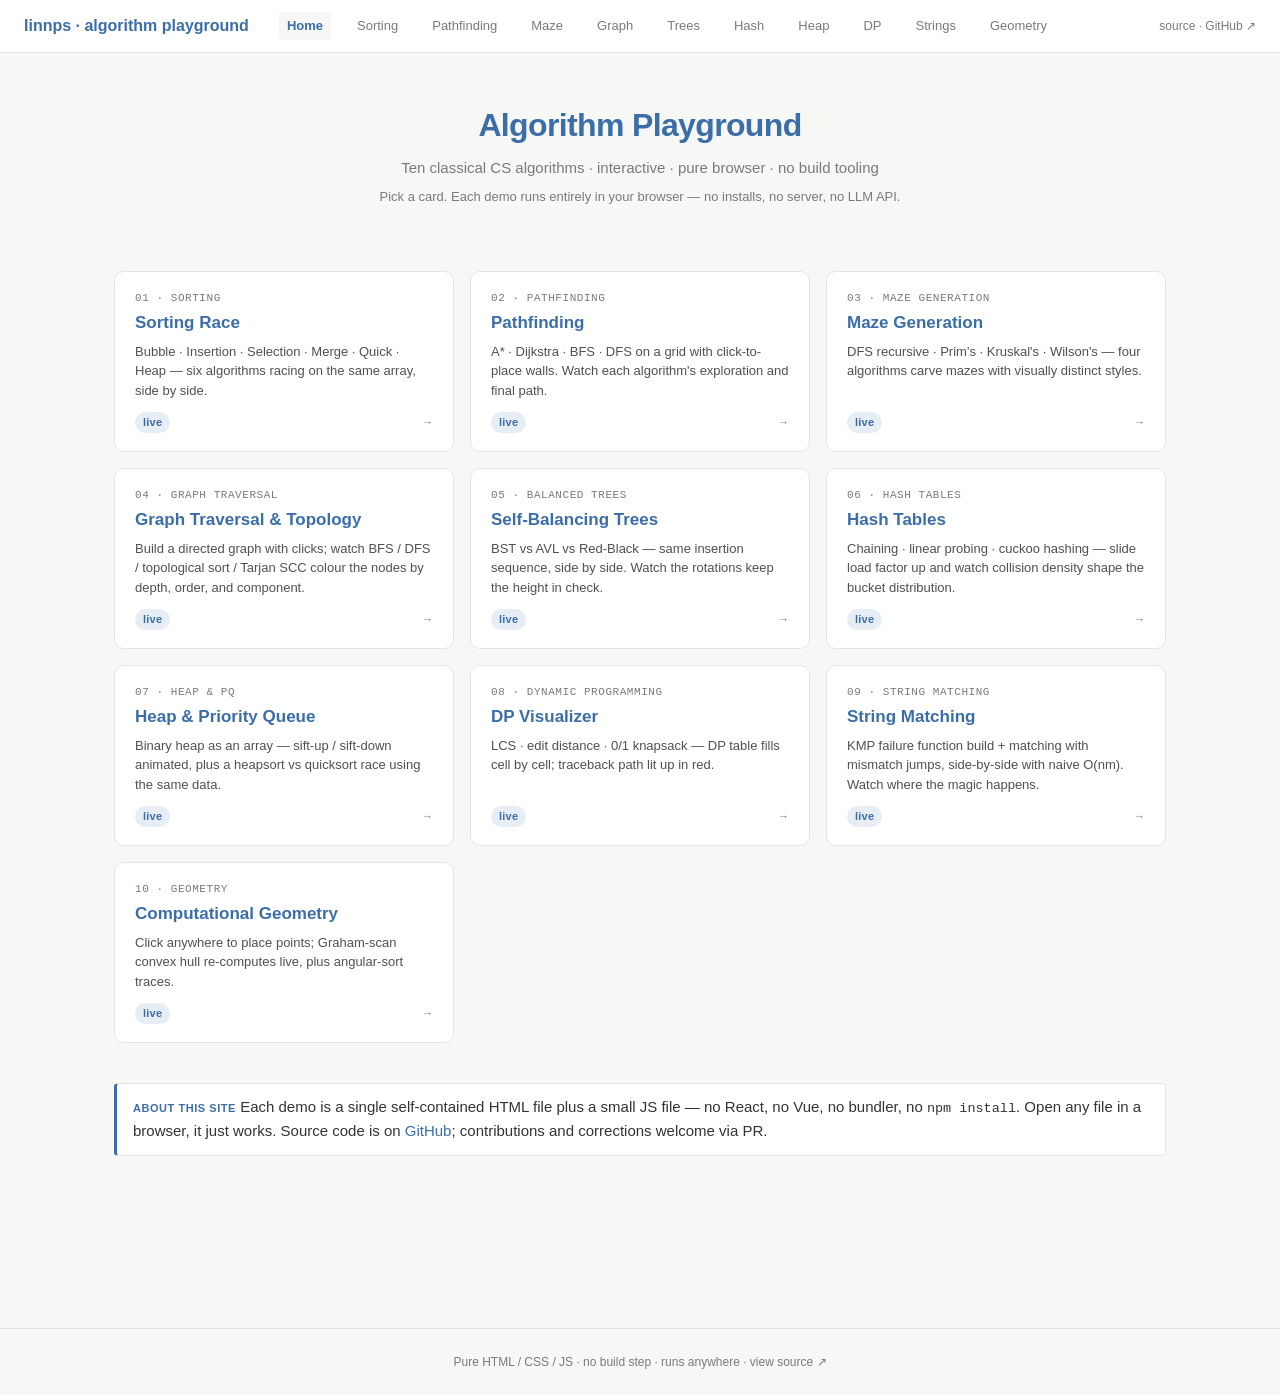
<file: index.html>
<!DOCTYPE html>
<html lang="en">
<head>
  <meta charset="utf-8">
  <meta name="viewport" content="width=device-width, initial-scale=1.0">
  <title>Algorithm Playground · linnps</title>
  <meta name="description" content="Interactive CS algorithm visualizations — sort, pathfinding, trees, graphs, DP, strings, geometry. Pure HTML/JS, no build tooling.">
  <link rel="stylesheet" href="shared/style.css">
</head>
<body data-page="home">
  <main class="page">

    <header class="hero">
      <h1>Algorithm Playground</h1>
      <p class="tagline">
        Ten classical CS algorithms · interactive · pure browser · no build tooling
      </p>
      <p class="tagline" style="margin-top:4px; font-size:13px;">
        Pick a card. Each demo runs entirely in your browser — no installs, no server, no LLM API.
      </p>
    </header>

    <section>
      <div class="algo-grid">

        <a class="algo-card" href="01-sorting/">
          <div class="num">01 · SORTING</div>
          <div class="title">Sorting Race</div>
          <div class="desc">
            Bubble · Insertion · Selection · Merge · Quick · Heap — six algorithms
            racing on the same array, side by side.
          </div>
          <div class="footer">
            <span class="status live">live</span>
            <span style="font-size:11px; color: var(--muted);">→</span>
          </div>
        </a>

        <a class="algo-card" href="02-pathfinding/">
          <div class="num">02 · PATHFINDING</div>
          <div class="title">Pathfinding</div>
          <div class="desc">
            A* · Dijkstra · BFS · DFS on a grid with click-to-place walls.
            Watch each algorithm's exploration and final path.
          </div>
          <div class="footer">
            <span class="status live">live</span>
            <span style="font-size:11px; color: var(--muted);">→</span>
          </div>
        </a>

        <a class="algo-card" href="03-maze/">
          <div class="num">03 · MAZE GENERATION</div>
          <div class="title">Maze Generation</div>
          <div class="desc">
            DFS recursive · Prim's · Kruskal's · Wilson's — four algorithms
            carve mazes with visually distinct styles.
          </div>
          <div class="footer">
            <span class="status live">live</span>
            <span style="font-size:11px; color: var(--muted);">→</span>
          </div>
        </a>

        <a class="algo-card" href="04-graph/">
          <div class="num">04 · GRAPH TRAVERSAL</div>
          <div class="title">Graph Traversal &amp; Topology</div>
          <div class="desc">
            Build a directed graph with clicks; watch BFS / DFS / topological
            sort / Tarjan SCC colour the nodes by depth, order, and component.
          </div>
          <div class="footer">
            <span class="status live">live</span>
            <span style="font-size:11px; color: var(--muted);">→</span>
          </div>
        </a>

        <a class="algo-card" href="05-trees/">
          <div class="num">05 · BALANCED TREES</div>
          <div class="title">Self-Balancing Trees</div>
          <div class="desc">
            BST vs AVL vs Red-Black — same insertion sequence, side by side.
            Watch the rotations keep the height in check.
          </div>
          <div class="footer">
            <span class="status live">live</span>
            <span style="font-size:11px; color: var(--muted);">→</span>
          </div>
        </a>

        <a class="algo-card" href="06-hash/">
          <div class="num">06 · HASH TABLES</div>
          <div class="title">Hash Tables</div>
          <div class="desc">
            Chaining · linear probing · cuckoo hashing — slide load factor up
            and watch collision density shape the bucket distribution.
          </div>
          <div class="footer">
            <span class="status live">live</span>
            <span style="font-size:11px; color: var(--muted);">→</span>
          </div>
        </a>

        <a class="algo-card" href="07-heap/">
          <div class="num">07 · HEAP &amp; PQ</div>
          <div class="title">Heap &amp; Priority Queue</div>
          <div class="desc">
            Binary heap as an array — sift-up / sift-down animated, plus a
            heapsort vs quicksort race using the same data.
          </div>
          <div class="footer">
            <span class="status live">live</span>
            <span style="font-size:11px; color: var(--muted);">→</span>
          </div>
        </a>

        <a class="algo-card" href="08-dp/">
          <div class="num">08 · DYNAMIC PROGRAMMING</div>
          <div class="title">DP Visualizer</div>
          <div class="desc">
            LCS · edit distance · 0/1 knapsack — DP table fills cell by cell;
            traceback path lit up in red.
          </div>
          <div class="footer">
            <span class="status live">live</span>
            <span style="font-size:11px; color: var(--muted);">→</span>
          </div>
        </a>

        <a class="algo-card" href="09-string/">
          <div class="num">09 · STRING MATCHING</div>
          <div class="title">String Matching</div>
          <div class="desc">
            KMP failure function build + matching with mismatch jumps,
            side-by-side with naive O(nm). Watch where the magic happens.
          </div>
          <div class="footer">
            <span class="status live">live</span>
            <span style="font-size:11px; color: var(--muted);">→</span>
          </div>
        </a>

        <a class="algo-card" href="10-geometry/">
          <div class="num">10 · GEOMETRY</div>
          <div class="title">Computational Geometry</div>
          <div class="desc">
            Click anywhere to place points; Graham-scan convex hull
            re-computes live, plus angular-sort traces.
          </div>
          <div class="footer">
            <span class="status live">live</span>
            <span style="font-size:11px; color: var(--muted);">→</span>
          </div>
        </a>

      </div>
    </section>

    <section style="margin-top:40px;">
      <div class="note">
        <div class="label">ABOUT THIS SITE</div>
        Each demo is a single self-contained HTML file plus a small JS file —
        no React, no Vue, no bundler, no <code>npm install</code>.
        Open any file in a browser, it just works.
        Source code is on
        <a href="https://github.com/linnps/algorithm-playground" target="_blank" rel="noopener">GitHub</a>;
        contributions and corrections welcome via PR.
      </div>
    </section>

  </main>

  <script src="shared/nav.js"></script>
  <script src="shared/footer.js"></script>
</body>
</html>
</file>
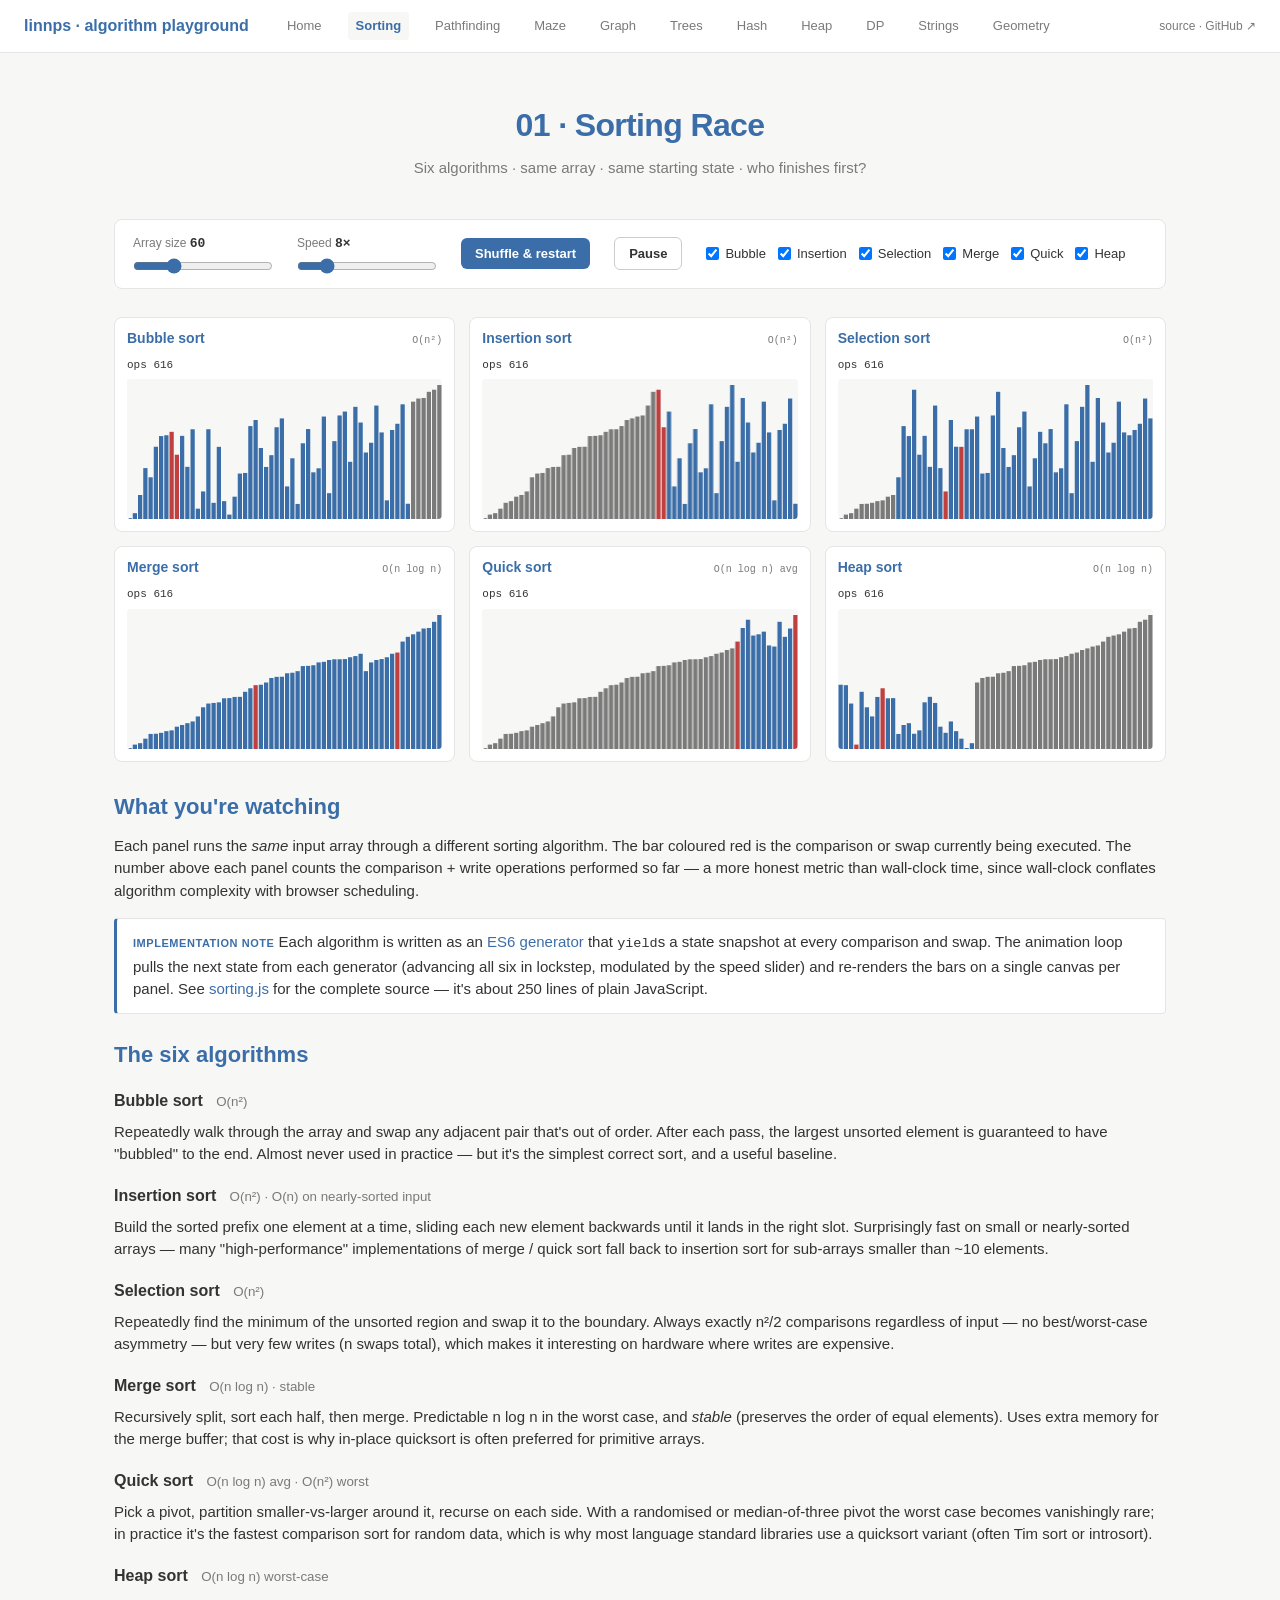
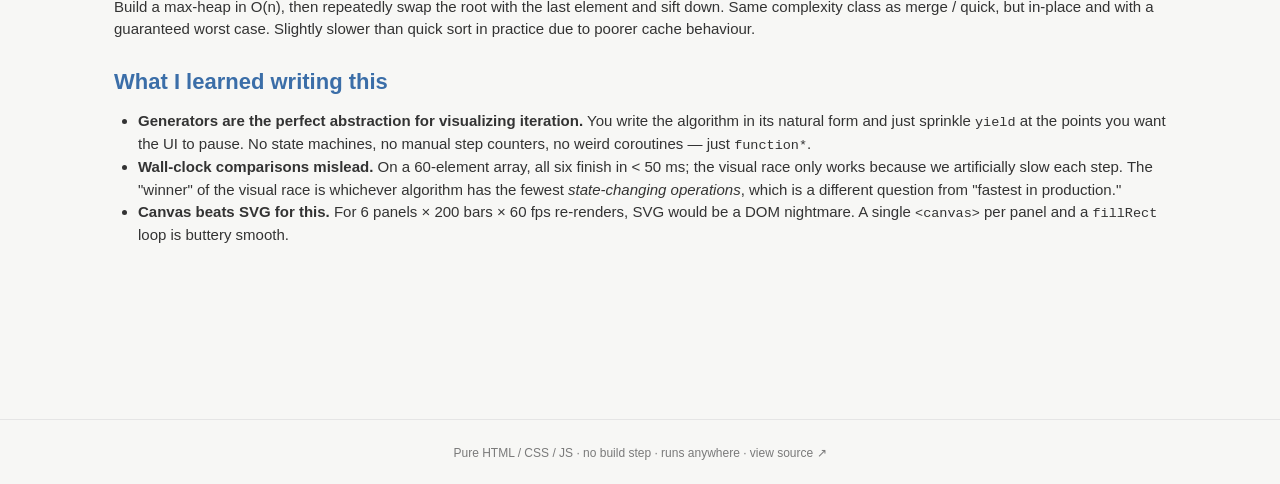
<file: 01-sorting/index.html>
<!DOCTYPE html>
<html lang="en">
<head>
  <meta charset="utf-8">
  <meta name="viewport" content="width=device-width, initial-scale=1.0">
  <title>Sorting Race · Algorithm Playground</title>
  <meta name="description" content="Six classic sorting algorithms racing side-by-side on the same array. Bubble, Insertion, Selection, Merge, Quick, Heap.">
  <link rel="stylesheet" href="../shared/style.css">
  <link rel="stylesheet" href="sorting.css">
</head>
<body data-page="01-sorting">
  <main class="page">

    <header class="hero">
      <h1>01 · Sorting Race</h1>
      <p class="tagline">
        Six algorithms · same array · same starting state · who finishes first?
      </p>
    </header>

    <section>
      <div class="controls">
        <label>
          <span>Array size <span class="value" id="size-value">60</span></span>
          <input type="range" id="size" min="10" max="200" value="60" step="2">
        </label>
        <label>
          <span>Speed <span class="value" id="speed-value">8×</span></span>
          <input type="range" id="speed" min="1" max="40" value="8" step="1">
        </label>
        <button id="reset">Shuffle &amp; restart</button>
        <button id="pause" class="secondary">Pause</button>
        <div class="checks" id="algo-checks">
          <!-- populated by JS -->
        </div>
      </div>
    </section>

    <section>
      <div class="board" id="board">
        <!-- 6 panels injected here, one per algorithm -->
      </div>
    </section>

    <section>
      <h2>What you're watching</h2>
      <p>
        Each panel runs the <em>same</em> input array through a different
        sorting algorithm. The bar coloured red is the comparison or swap
        currently being executed. The number above each panel counts the
        comparison + write operations performed so far — a more honest
        metric than wall-clock time, since wall-clock conflates algorithm
        complexity with browser scheduling.
      </p>

      <div class="note">
        <div class="label">IMPLEMENTATION NOTE</div>
        Each algorithm is written as an
        <a href="https://developer.mozilla.org/en-US/docs/Web/JavaScript/Reference/Global_Objects/Generator"
           target="_blank" rel="noopener">ES6 generator</a>
        that <code>yield</code>s a state snapshot at every comparison and
        swap. The animation loop pulls the next state from each generator
        (advancing all six in lockstep, modulated by the speed slider) and
        re-renders the bars on a single canvas per panel.
        See <a href="https://github.com/linnps/algorithm-playground/blob/main/01-sorting/sorting.js"
              target="_blank" rel="noopener">sorting.js</a> for the
        complete source — it's about 250 lines of plain JavaScript.
      </div>

      <h2>The six algorithms</h2>

      <h3>Bubble sort &nbsp; <small style="color:var(--muted); font-weight:400;">O(n²)</small></h3>
      <p>
        Repeatedly walk through the array and swap any adjacent pair that's
        out of order. After each pass, the largest unsorted element is
        guaranteed to have "bubbled" to the end. Almost never used in
        practice — but it's the simplest correct sort, and a useful baseline.
      </p>

      <h3>Insertion sort &nbsp; <small style="color:var(--muted); font-weight:400;">O(n²) · O(n) on nearly-sorted input</small></h3>
      <p>
        Build the sorted prefix one element at a time, sliding each new
        element backwards until it lands in the right slot. Surprisingly
        fast on small or nearly-sorted arrays — many "high-performance"
        implementations of merge / quick sort fall back to insertion sort
        for sub-arrays smaller than ~10 elements.
      </p>

      <h3>Selection sort &nbsp; <small style="color:var(--muted); font-weight:400;">O(n²)</small></h3>
      <p>
        Repeatedly find the minimum of the unsorted region and swap it to
        the boundary. Always exactly n²/2 comparisons regardless of input —
        no best/worst-case asymmetry — but very few writes (n swaps total),
        which makes it interesting on hardware where writes are expensive.
      </p>

      <h3>Merge sort &nbsp; <small style="color:var(--muted); font-weight:400;">O(n log n) · stable</small></h3>
      <p>
        Recursively split, sort each half, then merge. Predictable
        n log n in the worst case, and <em>stable</em> (preserves the order
        of equal elements). Uses extra memory for the merge buffer; that
        cost is why in-place quicksort is often preferred for primitive
        arrays.
      </p>

      <h3>Quick sort &nbsp; <small style="color:var(--muted); font-weight:400;">O(n log n) avg · O(n²) worst</small></h3>
      <p>
        Pick a pivot, partition smaller-vs-larger around it, recurse on
        each side. With a randomised or median-of-three pivot the worst
        case becomes vanishingly rare; in practice it's the fastest
        comparison sort for random data, which is why most language
        standard libraries use a quicksort variant
        (often Tim sort or introsort).
      </p>

      <h3>Heap sort &nbsp; <small style="color:var(--muted); font-weight:400;">O(n log n) worst-case</small></h3>
      <p>
        Build a max-heap in O(n), then repeatedly swap the root with the
        last element and sift down. Same complexity class as merge / quick,
        but in-place and with a guaranteed worst case. Slightly slower than
        quick sort in practice due to poorer cache behaviour.
      </p>

      <h2>What I learned writing this</h2>
      <ul>
        <li>
          <strong>Generators are the perfect abstraction for visualizing iteration.</strong>
          You write the algorithm in its natural form and just sprinkle <code>yield</code>
          at the points you want the UI to pause. No state machines, no manual
          step counters, no weird coroutines — just <code>function*</code>.
        </li>
        <li>
          <strong>Wall-clock comparisons mislead.</strong>
          On a 60-element array, all six finish in &lt; 50 ms; the visual race only
          works because we artificially slow each step. The "winner" of the visual
          race is whichever algorithm has the fewest <em>state-changing operations</em>,
          which is a different question from "fastest in production."
        </li>
        <li>
          <strong>Canvas beats SVG for this.</strong>
          For 6 panels × 200 bars × 60 fps re-renders, SVG would be a DOM nightmare.
          A single <code>&lt;canvas&gt;</code> per panel and a <code>fillRect</code>
          loop is buttery smooth.
        </li>
      </ul>
    </section>

  </main>

  <script src="../shared/nav.js"></script>
  <script src="sorting.js"></script>
  <script src="../shared/footer.js"></script>
</body>
</html>
</file>
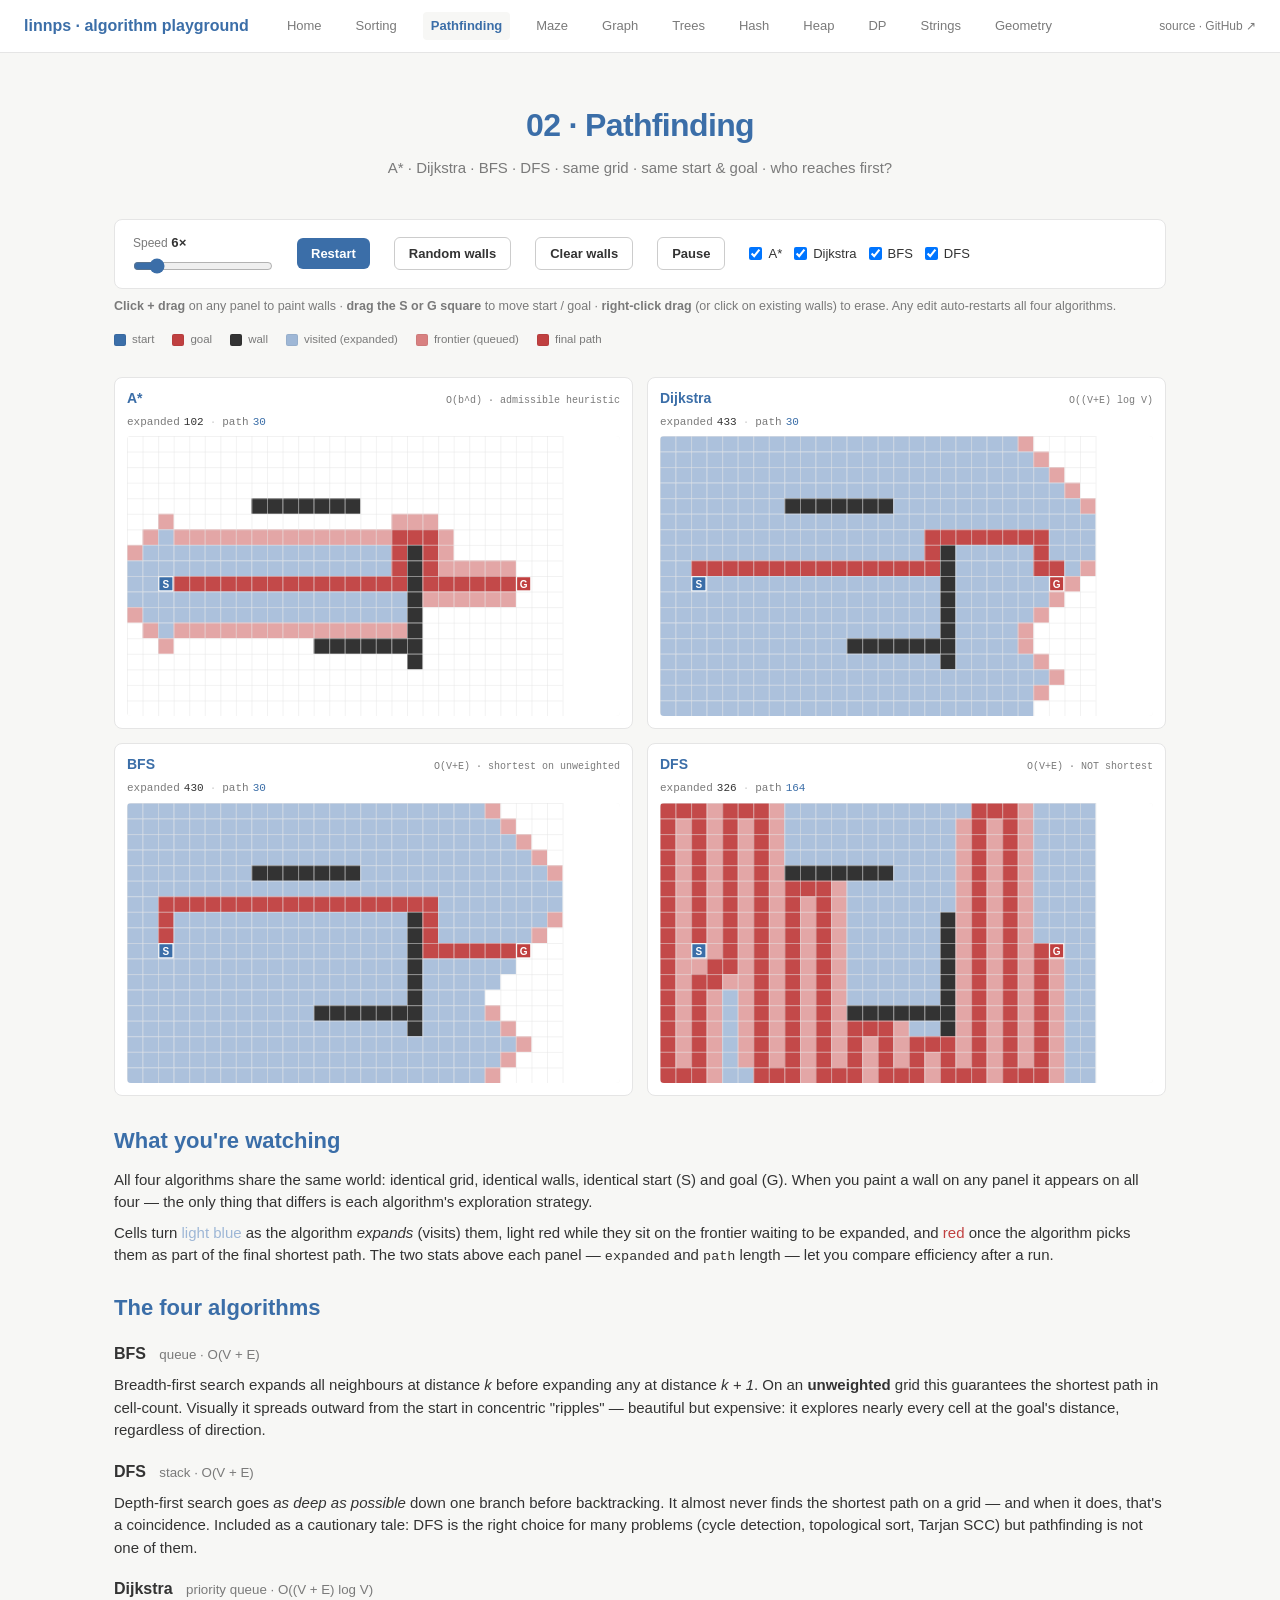
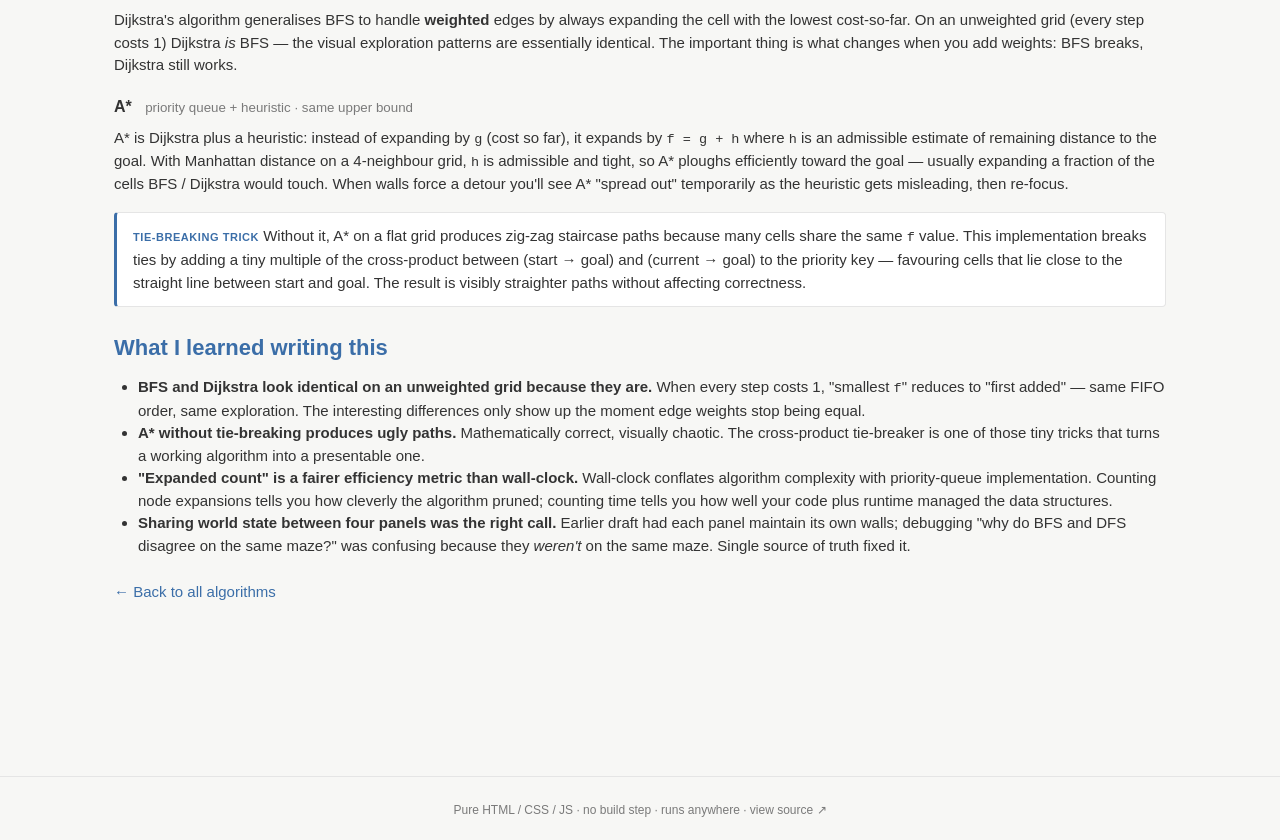
<file: 02-pathfinding/index.html>
<!DOCTYPE html>
<html lang="en">
<head>
  <meta charset="utf-8">
  <meta name="viewport" content="width=device-width, initial-scale=1.0">
  <title>Pathfinding · Algorithm Playground</title>
  <meta name="description" content="A* / Dijkstra / BFS / DFS pathfinding visualised side-by-side. Draw walls, drag the start and goal markers, watch the algorithms explore.">
  <link rel="stylesheet" href="../shared/style.css">
  <link rel="stylesheet" href="pathfinding.css">
</head>
<body data-page="02-pathfinding">
  <main class="page">

    <header class="hero">
      <h1>02 · Pathfinding</h1>
      <p class="tagline">
        A* · Dijkstra · BFS · DFS · same grid · same start &amp; goal · who reaches first?
      </p>
    </header>

    <section>
      <div class="controls">
        <label>
          <span>Speed <span class="value" id="speed-value">6×</span></span>
          <input type="range" id="speed" min="1" max="40" value="6" step="1">
        </label>
        <button id="reset">Restart</button>
        <button id="random-walls" class="secondary">Random walls</button>
        <button id="clear-walls" class="secondary">Clear walls</button>
        <button id="pause" class="secondary">Pause</button>
        <div class="checks" id="algo-checks"><!-- populated by JS --></div>
      </div>
      <p class="help">
        <strong>Click + drag</strong> on any panel to paint walls ·
        <strong>drag the S or G square</strong> to move start / goal ·
        <strong>right-click drag</strong> (or click on existing walls) to erase.
        Any edit auto-restarts all four algorithms.
      </p>

      <div class="pf-legend">
        <span class="item"><span class="swatch sw-start"></span>start</span>
        <span class="item"><span class="swatch sw-goal"></span>goal</span>
        <span class="item"><span class="swatch sw-wall"></span>wall</span>
        <span class="item"><span class="swatch sw-visited"></span>visited (expanded)</span>
        <span class="item"><span class="swatch sw-frontier"></span>frontier (queued)</span>
        <span class="item"><span class="swatch sw-path"></span>final path</span>
      </div>
    </section>

    <section>
      <div class="pf-board" id="pf-board">
        <!-- 4 panels injected here -->
      </div>
    </section>

    <section>
      <h2>What you're watching</h2>
      <p>
        All four algorithms share the same world: identical grid, identical
        walls, identical start (S) and goal (G).  When you paint a wall on any
        panel it appears on all four — the only thing that differs is each
        algorithm's exploration strategy.
      </p>
      <p>
        Cells turn <span style="color:#9EB7D6;">light blue</span> as the
        algorithm <em>expands</em> (visits) them, light red while they sit on
        the frontier waiting to be expanded, and <span style="color:var(--accent);">red</span>
        once the algorithm picks them as part of the final shortest path.
        The two stats above each panel — <code>expanded</code> and
        <code>path</code> length — let you compare efficiency after a run.
      </p>

      <h2>The four algorithms</h2>

      <h3>BFS &nbsp; <small style="color:var(--muted); font-weight:400;">queue · O(V + E)</small></h3>
      <p>
        Breadth-first search expands all neighbours at distance <em>k</em> before
        expanding any at distance <em>k + 1</em>.  On an <strong>unweighted</strong>
        grid this guarantees the shortest path in cell-count.  Visually it
        spreads outward from the start in concentric "ripples" — beautiful
        but expensive: it explores nearly every cell at the goal's distance,
        regardless of direction.
      </p>

      <h3>DFS &nbsp; <small style="color:var(--muted); font-weight:400;">stack · O(V + E)</small></h3>
      <p>
        Depth-first search goes <em>as deep as possible</em> down one branch
        before backtracking.  It almost never finds the shortest path on a
        grid — and when it does, that's a coincidence.  Included as a
        cautionary tale: DFS is the right choice for many problems
        (cycle detection, topological sort, Tarjan SCC) but pathfinding
        is not one of them.
      </p>

      <h3>Dijkstra &nbsp; <small style="color:var(--muted); font-weight:400;">priority queue · O((V + E) log V)</small></h3>
      <p>
        Dijkstra's algorithm generalises BFS to handle <strong>weighted</strong>
        edges by always expanding the cell with the lowest cost-so-far.
        On an unweighted grid (every step costs 1) Dijkstra <em>is</em> BFS —
        the visual exploration patterns are essentially identical.  The
        important thing is what changes when you add weights: BFS breaks,
        Dijkstra still works.
      </p>

      <h3>A* &nbsp; <small style="color:var(--muted); font-weight:400;">priority queue + heuristic · same upper bound</small></h3>
      <p>
        A* is Dijkstra plus a heuristic: instead of expanding by
        <code>g</code> (cost so far), it expands by
        <code>f = g + h</code> where <code>h</code> is an admissible
        estimate of remaining distance to the goal.  With Manhattan distance
        on a 4-neighbour grid, <code>h</code> is admissible and tight, so A*
        ploughs efficiently toward the goal — usually expanding a fraction
        of the cells BFS / Dijkstra would touch.  When walls force a detour
        you'll see A* "spread out" temporarily as the heuristic gets
        misleading, then re-focus.
      </p>

      <div class="note">
        <div class="label">TIE-BREAKING TRICK</div>
        Without it, A* on a flat grid produces zig-zag staircase paths
        because many cells share the same <code>f</code> value.  This
        implementation breaks ties by adding a tiny multiple of the
        cross-product between (start → goal) and (current → goal) to the
        priority key — favouring cells that lie close to the straight line
        between start and goal.  The result is visibly straighter paths
        without affecting correctness.
      </div>

      <h2>What I learned writing this</h2>
      <ul>
        <li>
          <strong>BFS and Dijkstra look identical on an unweighted grid because they are.</strong>
          When every step costs 1, "smallest <code>f</code>" reduces to "first added" —
          same FIFO order, same exploration. The interesting differences only
          show up the moment edge weights stop being equal.
        </li>
        <li>
          <strong>A* without tie-breaking produces ugly paths.</strong>
          Mathematically correct, visually chaotic. The cross-product
          tie-breaker is one of those tiny tricks that turns a working
          algorithm into a presentable one.
        </li>
        <li>
          <strong>"Expanded count" is a fairer efficiency metric than wall-clock.</strong>
          Wall-clock conflates algorithm complexity with priority-queue
          implementation. Counting node expansions tells you how cleverly
          the algorithm pruned; counting time tells you how well your code
          plus runtime managed the data structures.
        </li>
        <li>
          <strong>Sharing world state between four panels was the right call.</strong>
          Earlier draft had each panel maintain its own walls; debugging "why
          do BFS and DFS disagree on the same maze?" was confusing because
          they <em>weren't</em> on the same maze. Single source of truth fixed it.
        </li>
      </ul>

      <p style="margin-top:24px;">
        <a href="../">← Back to all algorithms</a>
      </p>
    </section>

  </main>

  <script src="../shared/nav.js"></script>
  <script src="../shared/grid.js"></script>
  <script src="pathfinding.js"></script>
  <script src="../shared/footer.js"></script>
</body>
</html>
</file>
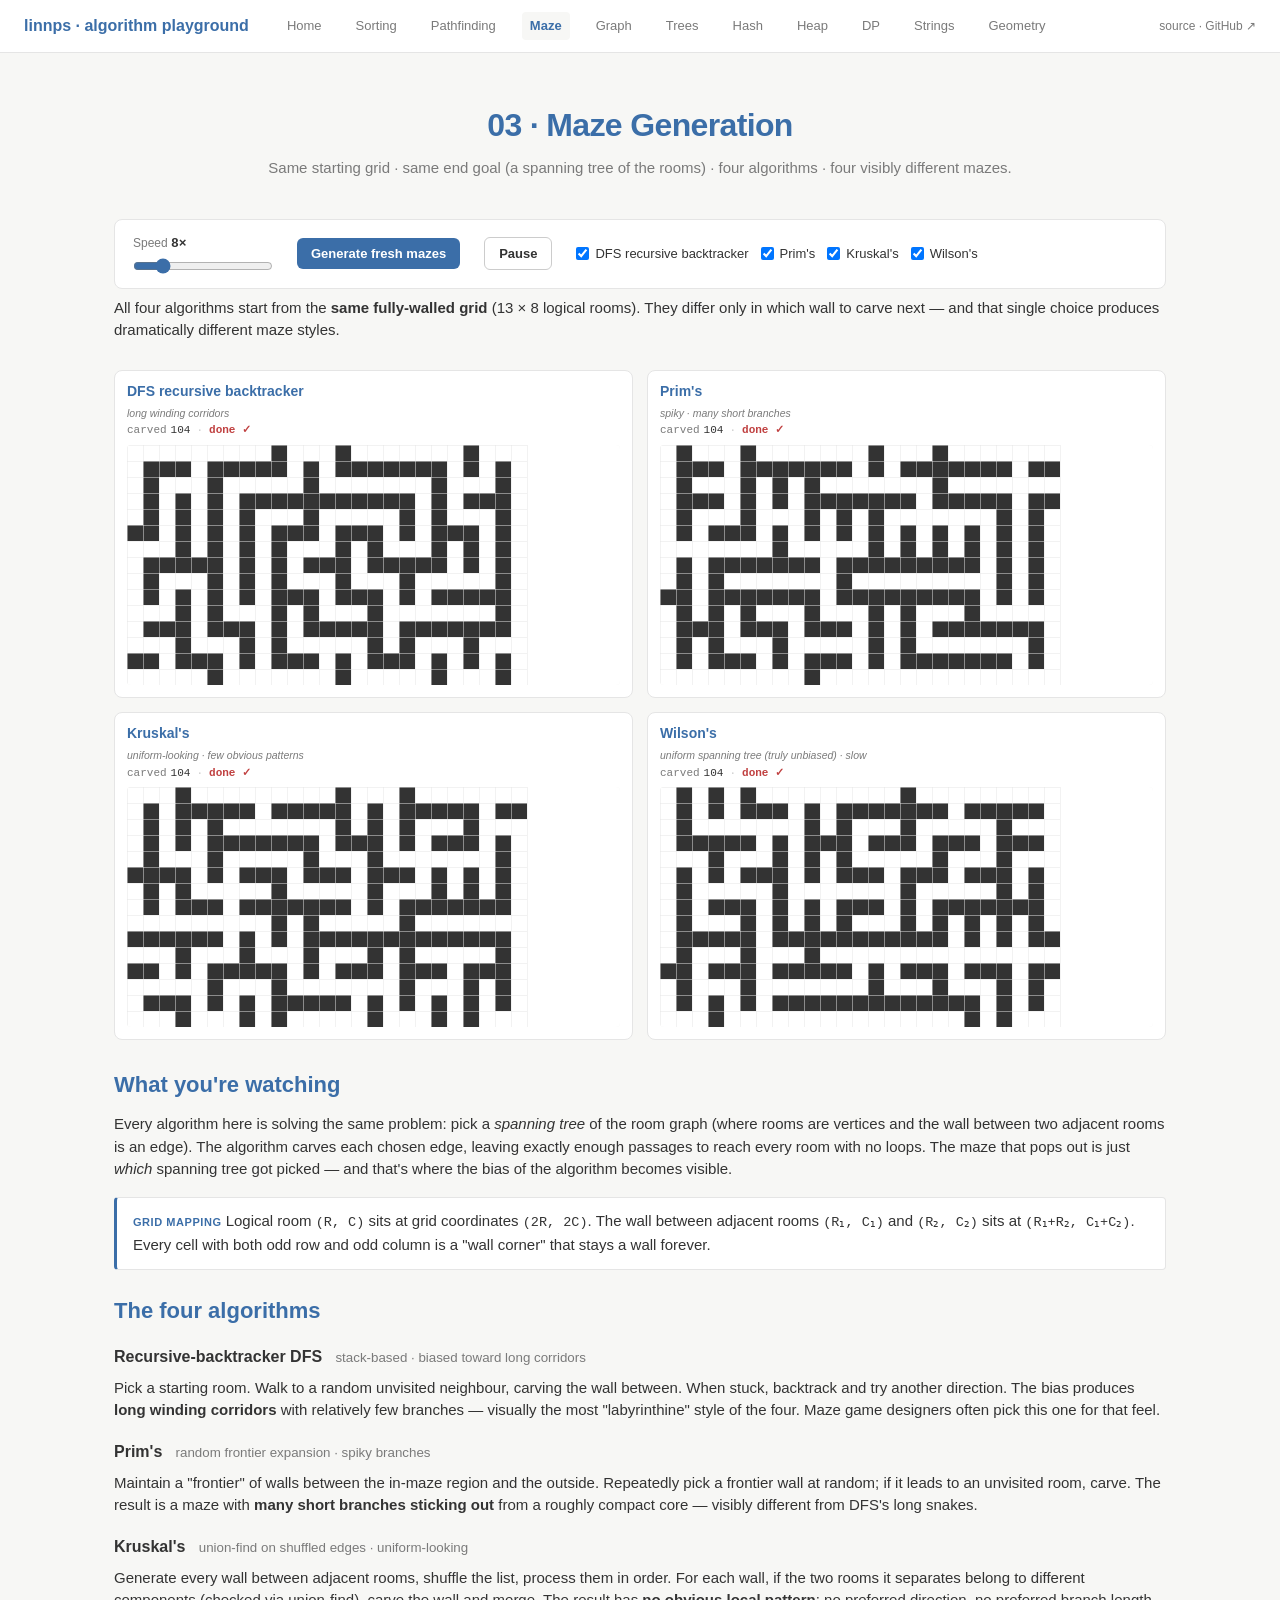
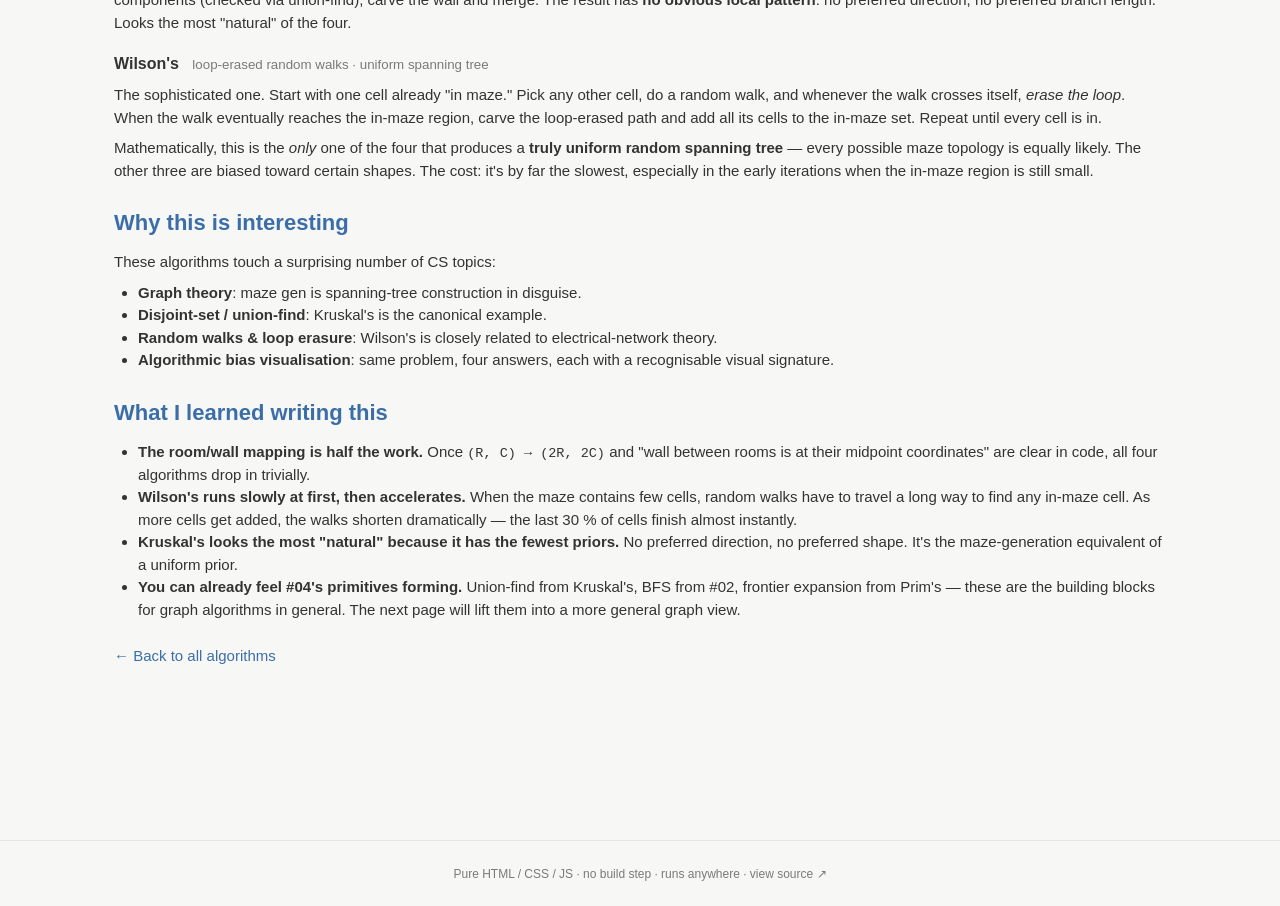
<file: 03-maze/index.html>
<!DOCTYPE html>
<html lang="en">
<head>
  <meta charset="utf-8">
  <meta name="viewport" content="width=device-width, initial-scale=1.0">
  <title>Maze Generation · Algorithm Playground</title>
  <meta name="description" content="DFS · Prim's · Kruskal's · Wilson's — four maze-generation algorithms carving the same grid, each producing a visually distinct style.">
  <link rel="stylesheet" href="../shared/style.css">
  <link rel="stylesheet" href="maze.css">
</head>
<body data-page="03-maze">
  <main class="page">

    <header class="hero">
      <h1>03 · Maze Generation</h1>
      <p class="tagline">
        Same starting grid · same end goal (a spanning tree of the rooms) · four algorithms · four visibly different mazes.
      </p>
    </header>

    <section>
      <div class="controls">
        <label>
          <span>Speed <span class="value" id="speed-value">8×</span></span>
          <input type="range" id="speed" min="1" max="40" value="8" step="1">
        </label>
        <button id="reset">Generate fresh mazes</button>
        <button id="pause" class="secondary">Pause</button>
        <div class="checks" id="algo-checks"><!-- populated by JS --></div>
      </div>
      <p class="help">
        All four algorithms start from the <strong>same fully-walled grid</strong>
        (13 × 8 logical rooms). They differ only in which wall to carve next —
        and that single choice produces dramatically different maze styles.
      </p>
    </section>

    <section>
      <div class="maze-board" id="maze-board">
        <!-- 4 panels injected here -->
      </div>
    </section>

    <section>
      <h2>What you're watching</h2>
      <p>
        Every algorithm here is solving the same problem: pick a
        <em>spanning tree</em> of the room graph (where rooms are vertices and
        the wall between two adjacent rooms is an edge). The algorithm carves
        each chosen edge, leaving exactly enough passages to reach every room
        with no loops. The maze that pops out is just <em>which</em> spanning
        tree got picked — and that's where the bias of the algorithm becomes
        visible.
      </p>

      <div class="note">
        <div class="label">GRID MAPPING</div>
        Logical room <code>(R, C)</code> sits at grid coordinates
        <code>(2R, 2C)</code>. The wall between adjacent rooms
        <code>(R₁, C₁)</code> and <code>(R₂, C₂)</code> sits at
        <code>(R₁+R₂, C₁+C₂)</code>. Every cell with both odd row and odd
        column is a "wall corner" that stays a wall forever.
      </div>

      <h2>The four algorithms</h2>

      <h3>Recursive-backtracker DFS &nbsp;
        <small style="color:var(--muted); font-weight:400;">stack-based · biased toward long corridors</small></h3>
      <p>
        Pick a starting room. Walk to a random unvisited neighbour, carving
        the wall between. When stuck, backtrack and try another direction.
        The bias produces <strong>long winding corridors</strong> with
        relatively few branches — visually the most "labyrinthine" style of
        the four. Maze game designers often pick this one for that feel.
      </p>

      <h3>Prim's &nbsp;
        <small style="color:var(--muted); font-weight:400;">random frontier expansion · spiky branches</small></h3>
      <p>
        Maintain a "frontier" of walls between the in-maze region and the
        outside. Repeatedly pick a frontier wall at random; if it leads to
        an unvisited room, carve. The result is a maze with
        <strong>many short branches sticking out</strong> from a roughly
        compact core — visibly different from DFS's long snakes.
      </p>

      <h3>Kruskal's &nbsp;
        <small style="color:var(--muted); font-weight:400;">union-find on shuffled edges · uniform-looking</small></h3>
      <p>
        Generate every wall between adjacent rooms, shuffle the list,
        process them in order. For each wall, if the two rooms it separates
        belong to different components (checked via union-find), carve the
        wall and merge. The result has <strong>no obvious local pattern</strong>:
        no preferred direction, no preferred branch length. Looks the most
        "natural" of the four.
      </p>

      <h3>Wilson's &nbsp;
        <small style="color:var(--muted); font-weight:400;">loop-erased random walks · uniform spanning tree</small></h3>
      <p>
        The sophisticated one. Start with one cell already "in maze." Pick any
        other cell, do a random walk, and whenever the walk crosses itself,
        <em>erase the loop</em>. When the walk eventually reaches the in-maze
        region, carve the loop-erased path and add all its cells to the
        in-maze set. Repeat until every cell is in.
      </p>
      <p>
        Mathematically, this is the <em>only</em> one of the four that produces
        a <strong>truly uniform random spanning tree</strong> — every possible
        maze topology is equally likely. The other three are biased toward
        certain shapes. The cost: it's by far the slowest, especially in the
        early iterations when the in-maze region is still small.
      </p>

      <h2>Why this is interesting</h2>
      <p>
        These algorithms touch a surprising number of CS topics:
      </p>
      <ul>
        <li><strong>Graph theory</strong>: maze gen is spanning-tree construction in disguise.</li>
        <li><strong>Disjoint-set / union-find</strong>: Kruskal's is the canonical example.</li>
        <li><strong>Random walks &amp; loop erasure</strong>: Wilson's is closely related to electrical-network theory.</li>
        <li><strong>Algorithmic bias visualisation</strong>: same problem, four answers, each with a recognisable visual signature.</li>
      </ul>

      <h2>What I learned writing this</h2>
      <ul>
        <li>
          <strong>The room/wall mapping is half the work.</strong> Once
          <code>(R, C) → (2R, 2C)</code> and "wall between rooms is at
          their midpoint coordinates" are clear in code, all four
          algorithms drop in trivially.
        </li>
        <li>
          <strong>Wilson's runs slowly at first, then accelerates.</strong>
          When the maze contains few cells, random walks have to travel
          a long way to find any in-maze cell. As more cells get added,
          the walks shorten dramatically — the last 30 % of cells finish
          almost instantly.
        </li>
        <li>
          <strong>Kruskal's looks the most "natural" because it has
          the fewest priors.</strong> No preferred direction, no preferred
          shape. It's the maze-generation equivalent of a uniform prior.
        </li>
        <li>
          <strong>You can already feel #04's primitives forming.</strong>
          Union-find from Kruskal's, BFS from #02, frontier expansion from
          Prim's — these are the building blocks for graph algorithms in
          general. The next page will lift them into a more general graph view.
        </li>
      </ul>

      <p style="margin-top:24px;">
        <a href="../">← Back to all algorithms</a>
      </p>
    </section>

  </main>

  <script src="../shared/nav.js"></script>
  <script src="../shared/grid.js"></script>
  <script src="maze.js"></script>
  <script src="../shared/footer.js"></script>
</body>
</html>
</file>
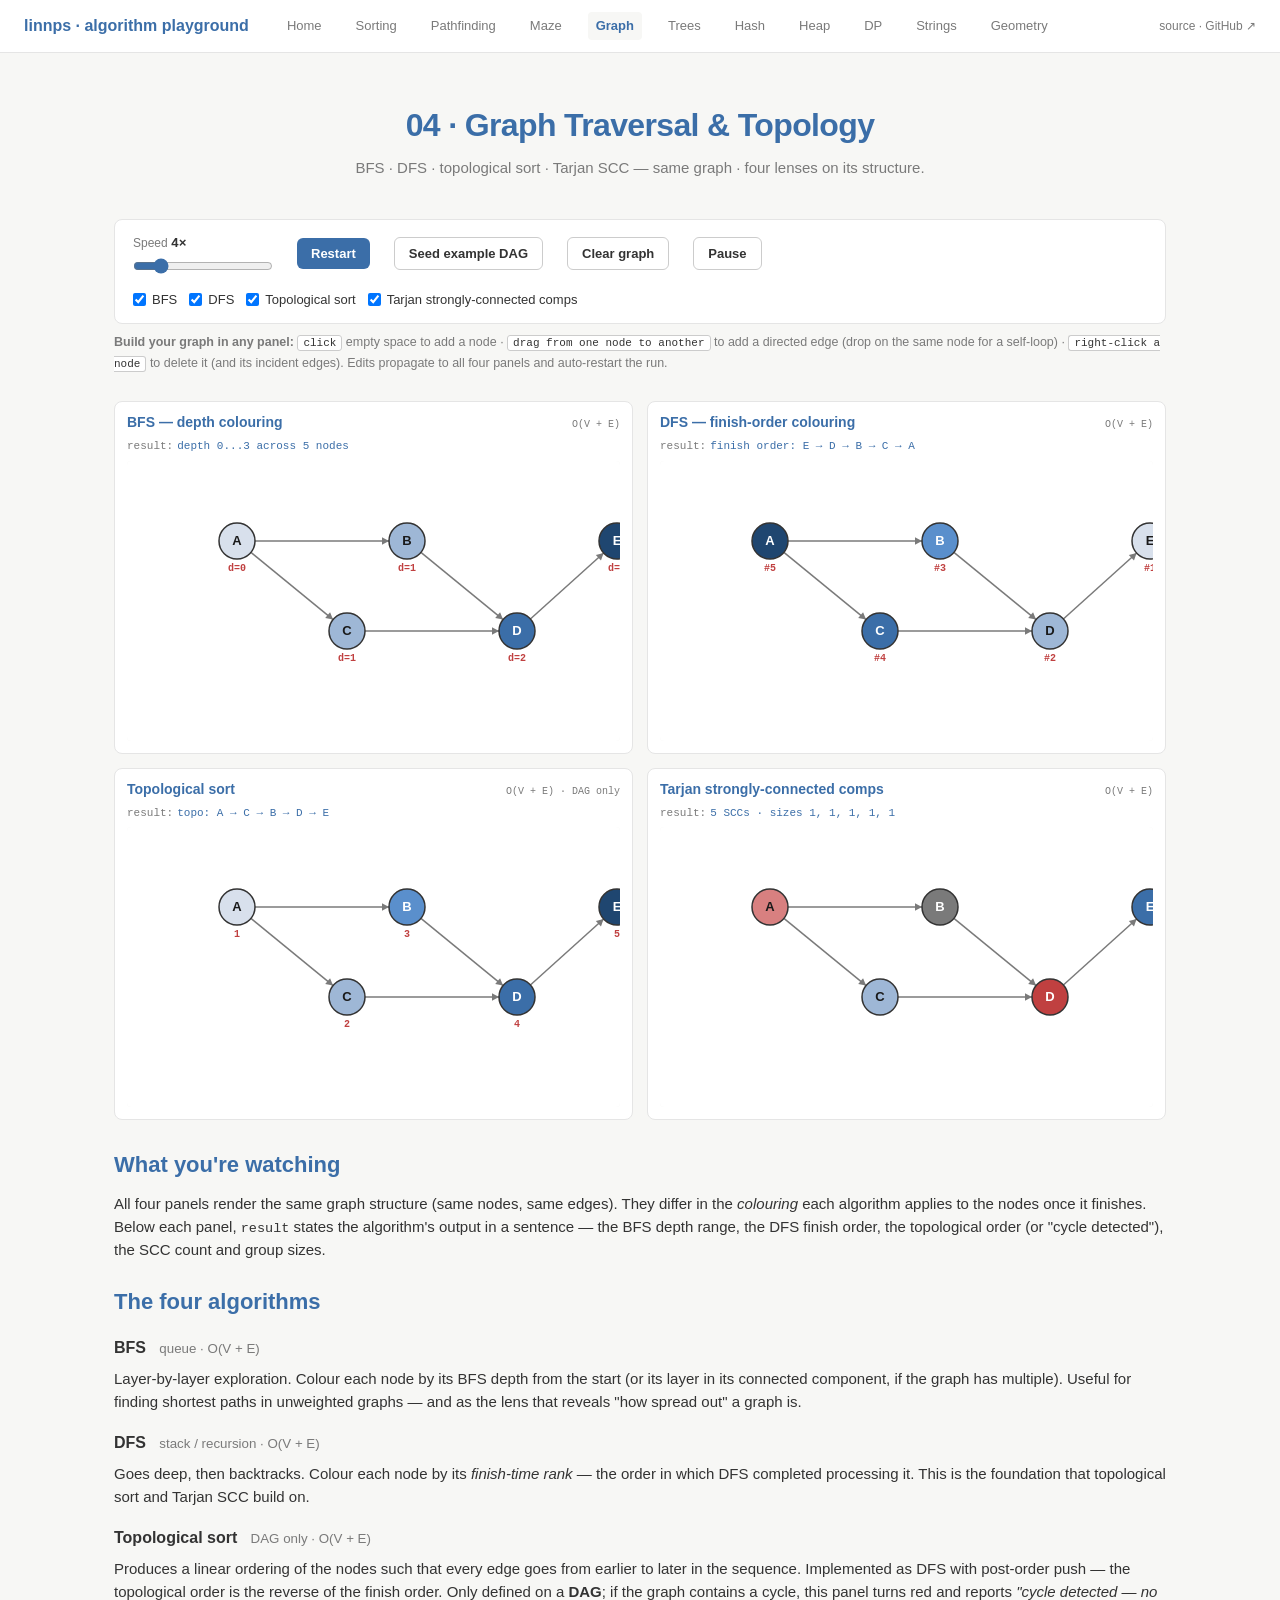
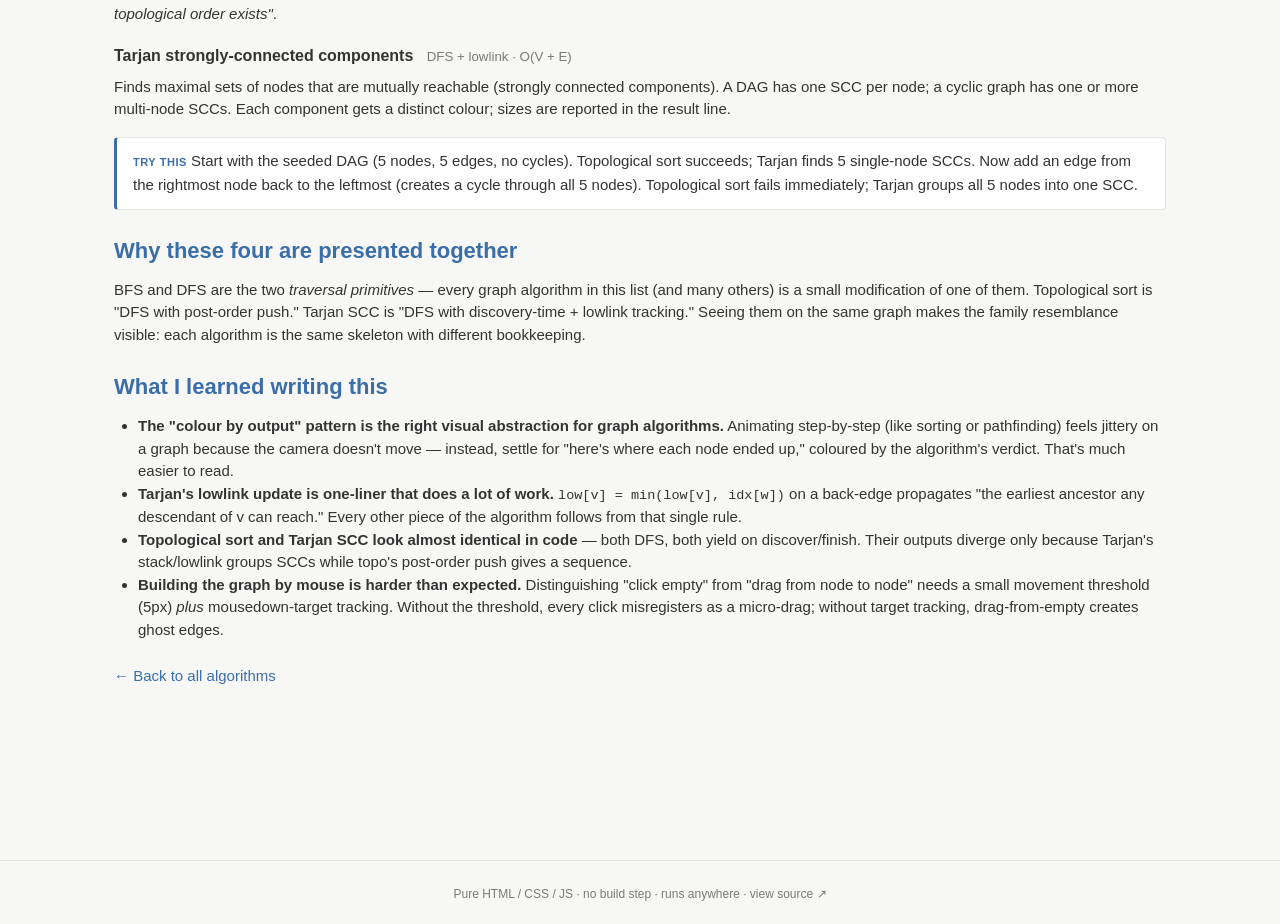
<file: 04-graph/index.html>
<!DOCTYPE html>
<html lang="en">
<head>
  <meta charset="utf-8">
  <meta name="viewport" content="width=device-width, initial-scale=1.0">
  <title>Graph Traversal · Algorithm Playground</title>
  <meta name="description" content="BFS · DFS · topological sort · Tarjan SCC running side-by-side on a graph you can build with clicks.">
  <link rel="stylesheet" href="../shared/style.css">
  <link rel="stylesheet" href="graph-page.css">
</head>
<body data-page="04-graph">
  <main class="page">

    <header class="hero">
      <h1>04 · Graph Traversal &amp; Topology</h1>
      <p class="tagline">
        BFS · DFS · topological sort · Tarjan SCC — same graph · four lenses on its structure.
      </p>
    </header>

    <section>
      <div class="controls">
        <label>
          <span>Speed <span class="value" id="speed-value">4×</span></span>
          <input type="range" id="speed" min="1" max="20" value="4" step="1">
        </label>
        <button id="reset">Restart</button>
        <button id="seed-graph" class="secondary">Seed example DAG</button>
        <button id="clear-graph" class="secondary">Clear graph</button>
        <button id="pause" class="secondary">Pause</button>
        <div class="checks" id="algo-checks"><!-- populated by JS --></div>
      </div>

      <p class="gp-help">
        <strong>Build your graph in any panel:</strong>
        <kbd>click</kbd> empty space to add a node ·
        <kbd>drag from one node to another</kbd> to add a directed edge
        (drop on the same node for a self-loop) ·
        <kbd>right-click a node</kbd> to delete it (and its incident edges).
        Edits propagate to all four panels and auto-restart the run.
      </p>
    </section>

    <section>
      <div class="gp-board" id="gp-board">
        <!-- 4 panels injected here -->
      </div>
    </section>

    <section>
      <h2>What you're watching</h2>
      <p>
        All four panels render the same graph structure (same nodes, same
        edges).  They differ in the <em>colouring</em> each algorithm
        applies to the nodes once it finishes.  Below each panel,
        <code>result</code> states the algorithm's output in a sentence —
        the BFS depth range, the DFS finish order, the topological order
        (or "cycle detected"), the SCC count and group sizes.
      </p>

      <h2>The four algorithms</h2>

      <h3>BFS &nbsp;
        <small style="color:var(--muted); font-weight:400;">queue · O(V + E)</small></h3>
      <p>
        Layer-by-layer exploration.  Colour each node by its BFS depth from
        the start (or its layer in its connected component, if the graph
        has multiple).  Useful for finding shortest paths in unweighted
        graphs — and as the lens that reveals "how spread out" a graph is.
      </p>

      <h3>DFS &nbsp;
        <small style="color:var(--muted); font-weight:400;">stack / recursion · O(V + E)</small></h3>
      <p>
        Goes deep, then backtracks.  Colour each node by its <em>finish-time
        rank</em> — the order in which DFS completed processing it.  This
        is the foundation that topological sort and Tarjan SCC build on.
      </p>

      <h3>Topological sort &nbsp;
        <small style="color:var(--muted); font-weight:400;">DAG only · O(V + E)</small></h3>
      <p>
        Produces a linear ordering of the nodes such that every edge goes
        from earlier to later in the sequence.  Implemented as DFS with
        post-order push — the topological order is the reverse of the
        finish order.  Only defined on a <strong>DAG</strong>; if the
        graph contains a cycle, this panel turns red and reports
        <em>"cycle detected — no topological order exists"</em>.
      </p>

      <h3>Tarjan strongly-connected components &nbsp;
        <small style="color:var(--muted); font-weight:400;">DFS + lowlink · O(V + E)</small></h3>
      <p>
        Finds maximal sets of nodes that are mutually reachable
        (strongly connected components).  A DAG has one SCC per node;
        a cyclic graph has one or more multi-node SCCs.  Each
        component gets a distinct colour; sizes are reported in
        the result line.
      </p>

      <div class="note">
        <div class="label">TRY THIS</div>
        Start with the seeded DAG (5 nodes, 5 edges, no cycles).
        Topological sort succeeds; Tarjan finds 5 single-node SCCs.
        Now add an edge from the rightmost node back to the leftmost
        (creates a cycle through all 5 nodes).
        Topological sort fails immediately; Tarjan groups all 5 nodes
        into one SCC.
      </div>

      <h2>Why these four are presented together</h2>
      <p>
        BFS and DFS are the two <em>traversal primitives</em> — every
        graph algorithm in this list (and many others) is a small
        modification of one of them.  Topological sort is "DFS with
        post-order push."  Tarjan SCC is "DFS with discovery-time +
        lowlink tracking."  Seeing them on the same graph makes the
        family resemblance visible: each algorithm is the same skeleton
        with different bookkeeping.
      </p>

      <h2>What I learned writing this</h2>
      <ul>
        <li>
          <strong>The "colour by output" pattern is the right visual abstraction
          for graph algorithms.</strong>  Animating step-by-step (like sorting
          or pathfinding) feels jittery on a graph because the camera doesn't
          move — instead, settle for "here's where each node ended up,"
          coloured by the algorithm's verdict.  That's much easier to read.
        </li>
        <li>
          <strong>Tarjan's lowlink update is one-liner that does a lot of work.</strong>
          <code>low[v] = min(low[v], idx[w])</code> on a back-edge propagates
          "the earliest ancestor any descendant of v can reach."  Every other
          piece of the algorithm follows from that single rule.
        </li>
        <li>
          <strong>Topological sort and Tarjan SCC look almost identical in code</strong>
          — both DFS, both yield on discover/finish.  Their outputs diverge
          only because Tarjan's stack/lowlink groups SCCs while topo's
          post-order push gives a sequence.
        </li>
        <li>
          <strong>Building the graph by mouse is harder than expected.</strong>
          Distinguishing "click empty" from "drag from node to node" needs
          a small movement threshold (5px) <em>plus</em> mousedown-target
          tracking.  Without the threshold, every click misregisters as a
          micro-drag; without target tracking, drag-from-empty creates
          ghost edges.
        </li>
      </ul>

      <p style="margin-top:24px;">
        <a href="../">← Back to all algorithms</a>
      </p>
    </section>

  </main>

  <script src="../shared/nav.js"></script>
  <script src="../shared/graph.js"></script>
  <script src="graph-page.js"></script>
  <script src="../shared/footer.js"></script>
</body>
</html>
</file>
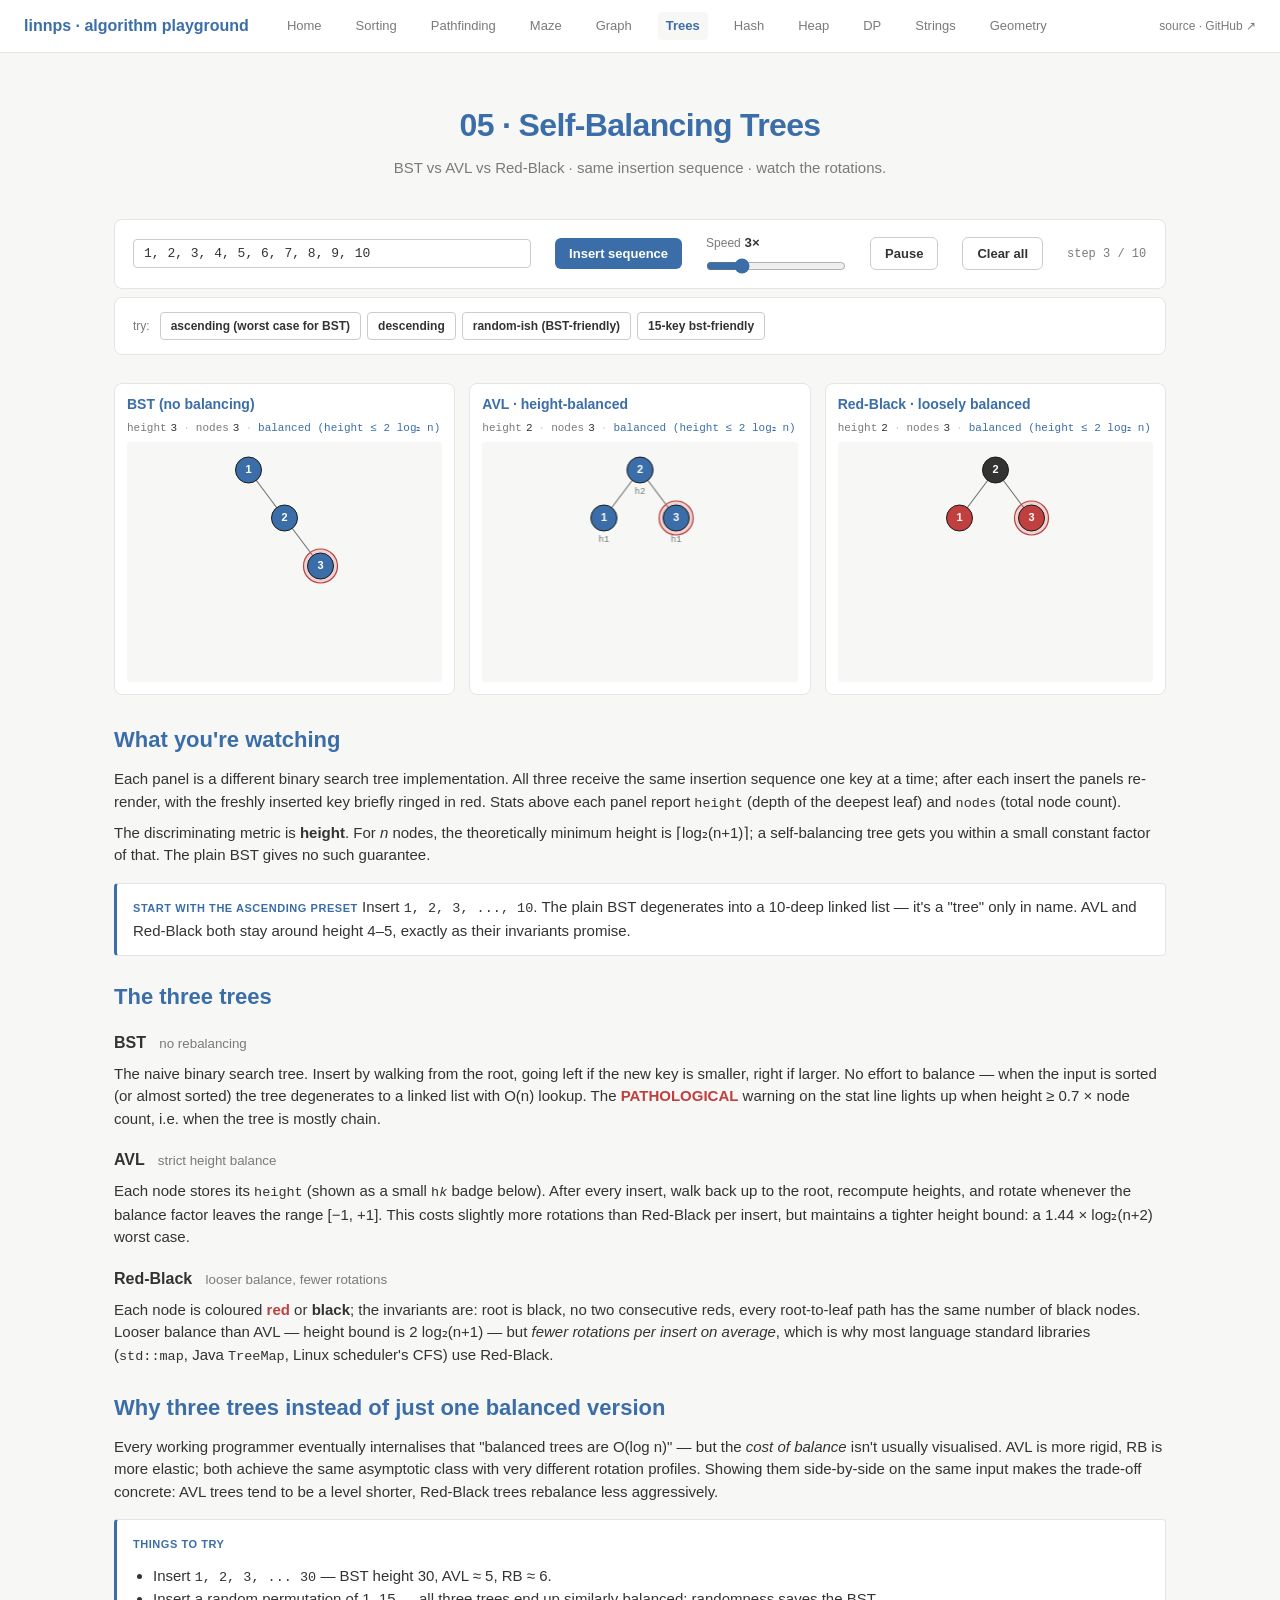
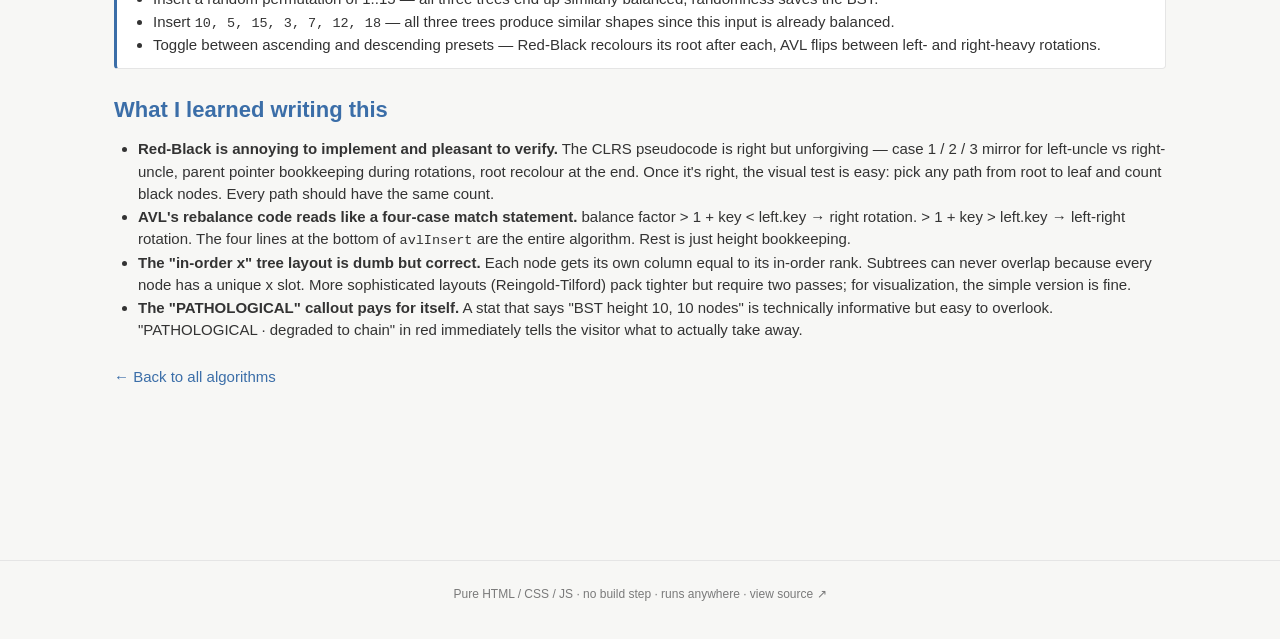
<file: 05-trees/index.html>
<!DOCTYPE html>
<html lang="en">
<head>
  <meta charset="utf-8">
  <meta name="viewport" content="width=device-width, initial-scale=1.0">
  <title>Self-Balancing Trees · Algorithm Playground</title>
  <meta name="description" content="BST vs AVL vs Red-Black, side-by-side. Same insertion sequence; watch the rotations keep the height in check.">
  <link rel="stylesheet" href="../shared/style.css">
  <link rel="stylesheet" href="trees.css">
</head>
<body data-page="05-trees">
  <main class="page">

    <header class="hero">
      <h1>05 · Self-Balancing Trees</h1>
      <p class="tagline">
        BST vs AVL vs Red-Black · same insertion sequence · watch the rotations.
      </p>
    </header>

    <section>
      <div class="controls">
        <input type="text" id="seq-input" class="seq-input"
               placeholder="comma-separated integers, e.g. 5, 3, 8, 1, 4, 7, 9">
        <button id="run">Insert sequence</button>
        <label>
          <span>Speed <span class="value" id="speed-value">3×</span></span>
          <input type="range" id="speed" min="1" max="10" value="3" step="1">
        </label>
        <button id="pause" class="secondary">Pause</button>
        <button id="clear" class="secondary">Clear all</button>
        <span class="progress">step <span id="progress">—</span></span>
      </div>

      <div class="controls preset-buttons" style="margin-top:8px;">
        <span style="font-size:12px; color:var(--muted); margin-right:4px;">try:</span>
        <button data-seq="1, 2, 3, 4, 5, 6, 7, 8, 9, 10">ascending (worst case for BST)</button>
        <button data-seq="10, 9, 8, 7, 6, 5, 4, 3, 2, 1">descending</button>
        <button data-seq="5, 3, 8, 1, 4, 7, 9, 2, 6, 10">random-ish (BST-friendly)</button>
        <button data-seq="50, 30, 70, 20, 40, 60, 80, 10, 25, 35, 45, 55, 65, 75, 90">15-key bst-friendly</button>
      </div>
    </section>

    <section>
      <div class="tree-board" id="tree-board">
        <!-- 3 panels injected by trees.js -->
      </div>
    </section>

    <section>
      <h2>What you're watching</h2>
      <p>
        Each panel is a different binary search tree implementation.  All
        three receive the same insertion sequence one key at a time;
        after each insert the panels re-render, with the freshly inserted
        key briefly ringed in red.  Stats above each panel report
        <code>height</code> (depth of the deepest leaf) and
        <code>nodes</code> (total node count).
      </p>
      <p>
        The discriminating metric is <strong>height</strong>.  For
        <em>n</em> nodes, the theoretically minimum height is
        ⌈log₂(n+1)⌉; a self-balancing tree gets you within a small
        constant factor of that. The plain BST gives no such guarantee.
      </p>

      <div class="note">
        <div class="label">START WITH THE ASCENDING PRESET</div>
        Insert <code>1, 2, 3, ..., 10</code>.  The plain BST degenerates
        into a 10-deep linked list — it's a "tree" only in name.  AVL
        and Red-Black both stay around height 4–5, exactly as their
        invariants promise.
      </div>

      <h2>The three trees</h2>

      <h3>BST &nbsp;
        <small style="color:var(--muted); font-weight:400;">no rebalancing</small></h3>
      <p>
        The naive binary search tree.  Insert by walking from the root,
        going left if the new key is smaller, right if larger.  No effort
        to balance — when the input is sorted (or almost sorted) the
        tree degenerates to a linked list with O(n) lookup.  The
        <strong style="color:var(--accent);">PATHOLOGICAL</strong> warning
        on the stat line lights up when height ≥ 0.7 × node count, i.e.
        when the tree is mostly chain.
      </p>

      <h3>AVL &nbsp;
        <small style="color:var(--muted); font-weight:400;">strict height balance</small></h3>
      <p>
        Each node stores its <code>height</code> (shown as a small
        <code>h<i>k</i></code> badge below).  After every insert, walk
        back up to the root, recompute heights, and rotate whenever the
        balance factor leaves the range [−1, +1].  This costs slightly
        more rotations than Red-Black per insert, but maintains a tighter
        height bound: a 1.44 × log₂(n+2) worst case.
      </p>

      <h3>Red-Black &nbsp;
        <small style="color:var(--muted); font-weight:400;">looser balance, fewer rotations</small></h3>
      <p>
        Each node is coloured <span style="color:var(--accent); font-weight:700;">red</span>
        or <span style="color:var(--text); font-weight:700;">black</span>; the
        invariants are: root is black, no two consecutive reds, every
        root-to-leaf path has the same number of black nodes.  Looser
        balance than AVL — height bound is 2 log₂(n+1) — but
        <em>fewer rotations per insert on average</em>, which is why
        most language standard libraries (<code>std::map</code>,
        Java <code>TreeMap</code>, Linux scheduler's CFS) use Red-Black.
      </p>

      <h2>Why three trees instead of just one balanced version</h2>
      <p>
        Every working programmer eventually internalises that
        "balanced trees are O(log n)" — but the
        <em>cost of balance</em> isn't usually visualised. AVL is more
        rigid, RB is more elastic; both achieve the same asymptotic class
        with very different rotation profiles. Showing them side-by-side
        on the same input makes the trade-off concrete: AVL trees tend
        to be a level shorter, Red-Black trees rebalance less aggressively.
      </p>

      <div class="note">
        <div class="label">THINGS TO TRY</div>
        <ul style="margin:8px 0 0 20px;">
          <li>Insert <code>1, 2, 3, ... 30</code> — BST height 30, AVL ≈ 5, RB ≈ 6.</li>
          <li>Insert a random permutation of 1..15 — all three trees end up similarly balanced; randomness saves the BST.</li>
          <li>Insert <code>10, 5, 15, 3, 7, 12, 18</code> — all three trees produce similar shapes since this input is already balanced.</li>
          <li>Toggle between ascending and descending presets — Red-Black recolours its root after each, AVL flips between left- and right-heavy rotations.</li>
        </ul>
      </div>

      <h2>What I learned writing this</h2>
      <ul>
        <li>
          <strong>Red-Black is annoying to implement and pleasant to verify.</strong>
          The CLRS pseudocode is right but unforgiving — case 1 / 2 / 3 mirror
          for left-uncle vs right-uncle, parent pointer bookkeeping during
          rotations, root recolour at the end. Once it's right, the visual
          test is easy: pick any path from root to leaf and count black nodes.
          Every path should have the same count.
        </li>
        <li>
          <strong>AVL's rebalance code reads like a four-case match statement.</strong>
          balance factor &gt; 1 + key &lt; left.key → right rotation.
          &gt; 1 + key &gt; left.key → left-right rotation.
          The four lines at the bottom of <code>avlInsert</code> are the entire
          algorithm.  Rest is just height bookkeeping.
        </li>
        <li>
          <strong>The "in-order x" tree layout is dumb but correct.</strong>
          Each node gets its own column equal to its in-order rank.
          Subtrees can never overlap because every node has a unique x slot.
          More sophisticated layouts (Reingold-Tilford) pack tighter but
          require two passes; for visualization, the simple version is fine.
        </li>
        <li>
          <strong>The "PATHOLOGICAL" callout pays for itself.</strong>
          A stat that says "BST height 10, 10 nodes" is technically informative
          but easy to overlook. "PATHOLOGICAL · degraded to chain" in red
          immediately tells the visitor what to actually take away.
        </li>
      </ul>

      <p style="margin-top:24px;">
        <a href="../">← Back to all algorithms</a>
      </p>
    </section>

  </main>

  <script src="../shared/nav.js"></script>
  <script src="trees.js"></script>
  <script src="../shared/footer.js"></script>
</body>
</html>
</file>
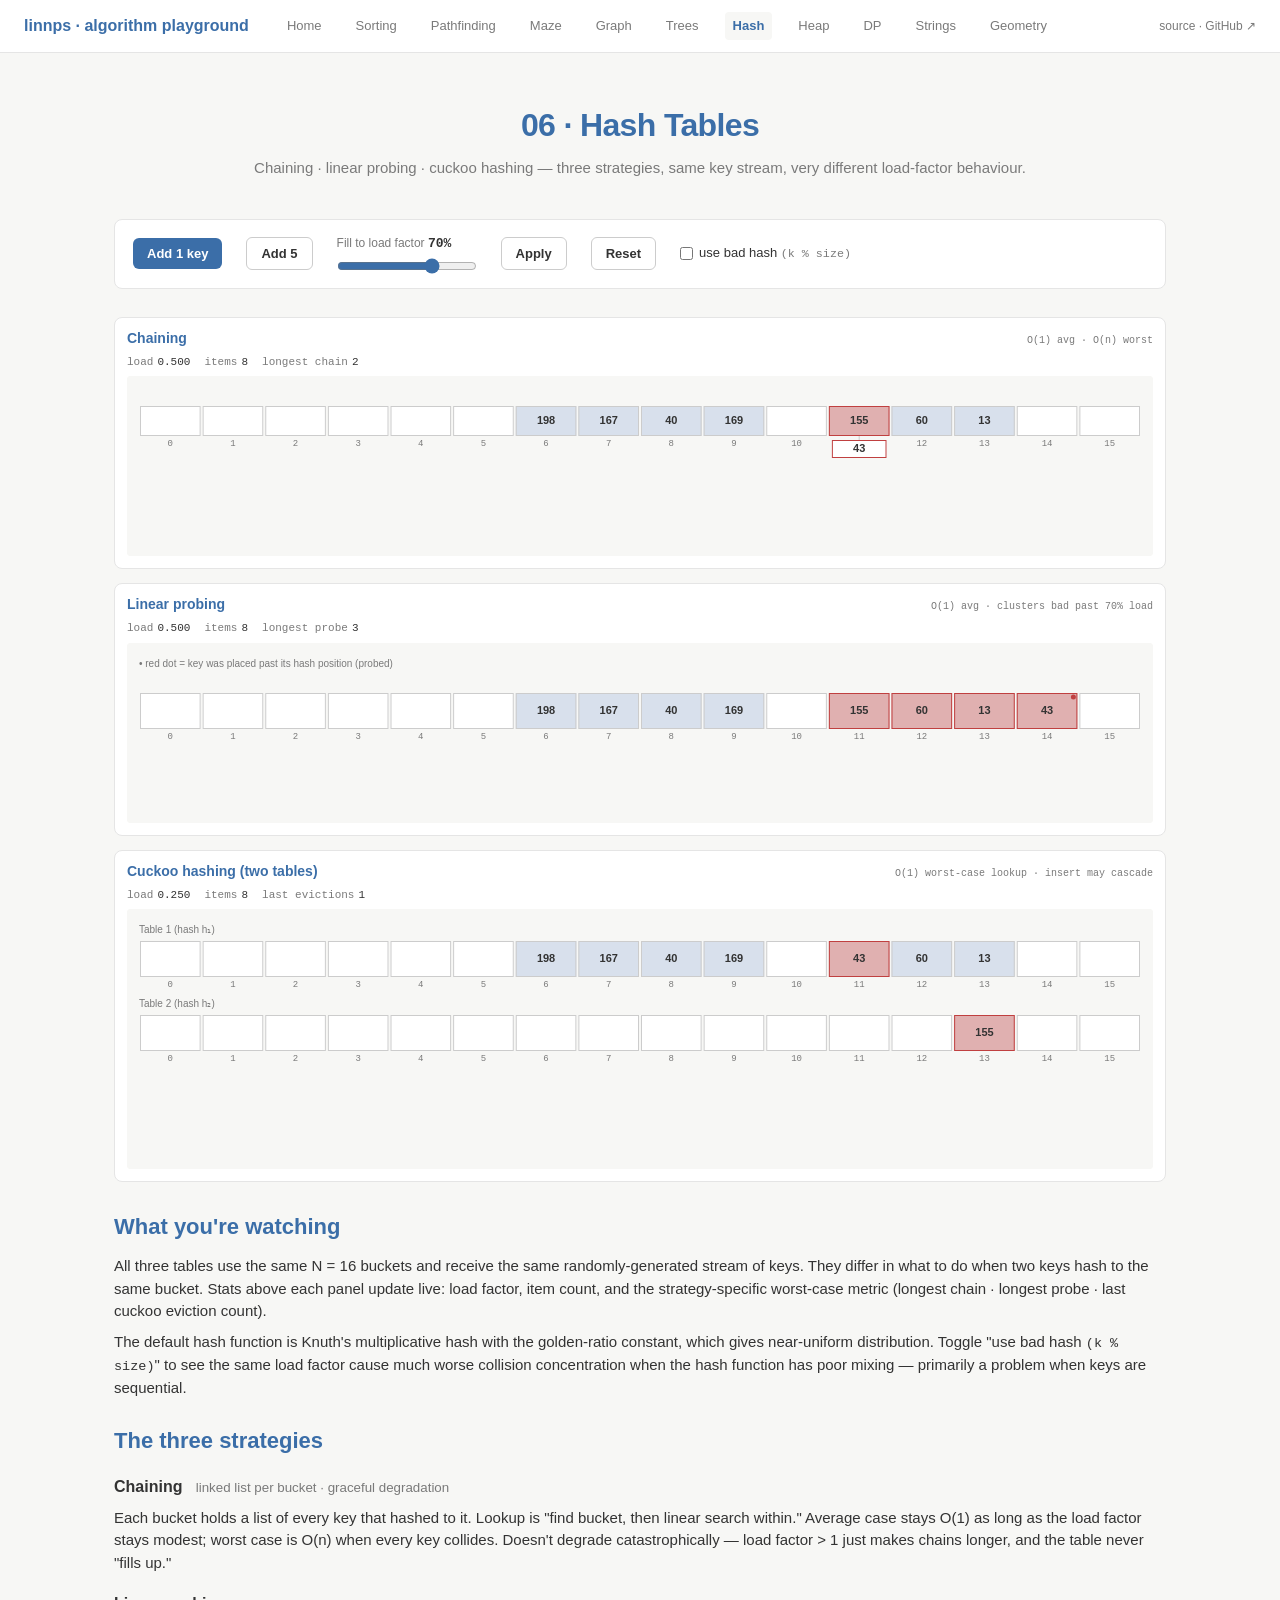
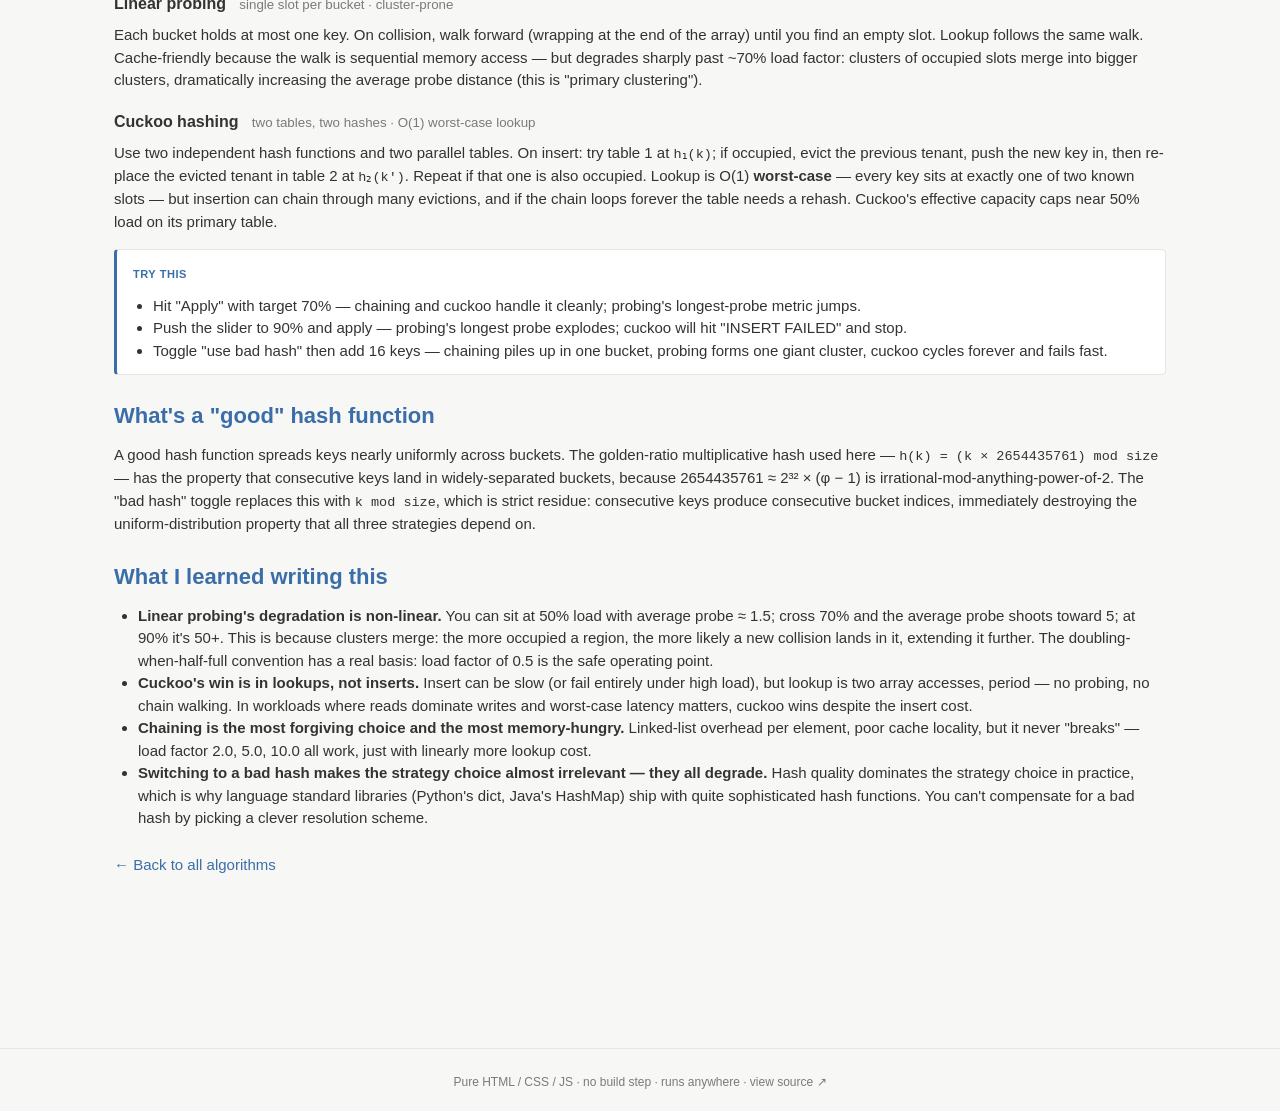
<file: 06-hash/index.html>
<!DOCTYPE html>
<html lang="en">
<head>
  <meta charset="utf-8">
  <meta name="viewport" content="width=device-width, initial-scale=1.0">
  <title>Hash Tables · Algorithm Playground</title>
  <meta name="description" content="Chaining vs linear probing vs cuckoo hashing — three collision-resolution strategies side by side.">
  <link rel="stylesheet" href="../shared/style.css">
  <link rel="stylesheet" href="hash.css">
</head>
<body data-page="06-hash">
  <main class="page">

    <header class="hero">
      <h1>06 · Hash Tables</h1>
      <p class="tagline">
        Chaining · linear probing · cuckoo hashing — three strategies, same key stream, very different load-factor behaviour.
      </p>
    </header>

    <section>
      <div class="controls">
        <button id="add1">Add 1 key</button>
        <button id="add5" class="secondary">Add 5</button>

        <label>
          <span>Fill to load factor <span class="value" id="lf-target-value">70%</span></span>
          <input type="range" id="lf-target" min="10" max="95" value="70" step="5">
        </label>
        <button id="addToLF" class="secondary">Apply</button>

        <button id="reset" class="secondary">Reset</button>

        <label style="flex-direction: row; align-items: center; gap: 6px; cursor: pointer;">
          <input type="checkbox" id="bad-hash">
          <span style="color: var(--text); font-size: 13px;">use bad hash <code style="color: var(--muted);">(k % size)</code></span>
        </label>
      </div>
    </section>

    <section>
      <div class="hash-board" id="hash-board">
        <!-- 3 panels injected by hash.js -->
      </div>
    </section>

    <section>
      <h2>What you're watching</h2>
      <p>
        All three tables use the same N = 16 buckets and receive the same
        randomly-generated stream of keys.  They differ in what to do when
        two keys hash to the same bucket.  Stats above each panel update
        live: load factor, item count, and the strategy-specific
        worst-case metric (longest chain · longest probe · last cuckoo
        eviction count).
      </p>
      <p>
        The default hash function is Knuth's multiplicative hash with the
        golden-ratio constant, which gives near-uniform distribution.
        Toggle "use bad hash <code>(k % size)</code>" to see the same
        load factor cause much worse collision concentration when the
        hash function has poor mixing — primarily a problem when keys
        are sequential.
      </p>

      <h2>The three strategies</h2>

      <h3>Chaining &nbsp;
        <small style="color:var(--muted); font-weight:400;">linked list per bucket · graceful degradation</small></h3>
      <p>
        Each bucket holds a list of every key that hashed to it.
        Lookup is "find bucket, then linear search within."  Average
        case stays O(1) as long as the load factor stays modest;
        worst case is O(n) when every key collides.  Doesn't degrade
        catastrophically — load factor &gt; 1 just makes chains longer,
        and the table never "fills up."
      </p>

      <h3>Linear probing &nbsp;
        <small style="color:var(--muted); font-weight:400;">single slot per bucket · cluster-prone</small></h3>
      <p>
        Each bucket holds at most one key.  On collision, walk forward
        (wrapping at the end of the array) until you find an empty
        slot.  Lookup follows the same walk.  Cache-friendly because
        the walk is sequential memory access — but degrades sharply
        past ~70% load factor: clusters of occupied slots merge into
        bigger clusters, dramatically increasing the average probe
        distance (this is "primary clustering").
      </p>

      <h3>Cuckoo hashing &nbsp;
        <small style="color:var(--muted); font-weight:400;">two tables, two hashes · O(1) worst-case lookup</small></h3>
      <p>
        Use two independent hash functions and two parallel tables.
        On insert: try table 1 at <code>h₁(k)</code>; if occupied,
        evict the previous tenant, push the new key in, then re-place
        the evicted tenant in table 2 at <code>h₂(k')</code>.  Repeat
        if that one is also occupied.  Lookup is O(1) <strong>worst-case</strong>
        — every key sits at exactly one of two known slots — but
        insertion can chain through many evictions, and if the chain
        loops forever the table needs a rehash.  Cuckoo's effective
        capacity caps near 50% load on its primary table.
      </p>

      <div class="note">
        <div class="label">TRY THIS</div>
        <ul style="margin:8px 0 0 20px;">
          <li>Hit "Apply" with target 70% — chaining and cuckoo handle it cleanly; probing's longest-probe metric jumps.</li>
          <li>Push the slider to 90% and apply — probing's longest probe explodes; cuckoo will hit "INSERT FAILED" and stop.</li>
          <li>Toggle "use bad hash" then add 16 keys — chaining piles up in one bucket, probing forms one giant cluster, cuckoo cycles forever and fails fast.</li>
        </ul>
      </div>

      <h2>What's a "good" hash function</h2>
      <p>
        A good hash function spreads keys nearly uniformly across buckets.
        The golden-ratio multiplicative hash used here —
        <code>h(k) = (k × 2654435761) mod size</code> — has the property
        that consecutive keys land in widely-separated buckets, because
        2654435761 ≈ 2³² × (φ − 1) is irrational-mod-anything-power-of-2.
        The "bad hash" toggle replaces this with <code>k mod size</code>,
        which is strict residue: consecutive keys produce consecutive
        bucket indices, immediately destroying the uniform-distribution
        property that all three strategies depend on.
      </p>

      <h2>What I learned writing this</h2>
      <ul>
        <li>
          <strong>Linear probing's degradation is non-linear.</strong>
          You can sit at 50% load with average probe ≈ 1.5; cross 70%
          and the average probe shoots toward 5; at 90% it's 50+.
          This is because clusters merge: the more occupied a region,
          the more likely a new collision lands in it, extending it
          further. The doubling-when-half-full convention has a real
          basis: load factor of 0.5 is the safe operating point.
        </li>
        <li>
          <strong>Cuckoo's win is in lookups, not inserts.</strong>
          Insert can be slow (or fail entirely under high load),
          but lookup is two array accesses, period — no probing,
          no chain walking.  In workloads where reads dominate writes
          and worst-case latency matters, cuckoo wins despite the insert
          cost.
        </li>
        <li>
          <strong>Chaining is the most forgiving choice and the most
          memory-hungry.</strong>  Linked-list overhead per element,
          poor cache locality, but it never "breaks" — load factor 2.0,
          5.0, 10.0 all work, just with linearly more lookup cost.
        </li>
        <li>
          <strong>Switching to a bad hash makes the strategy choice
          almost irrelevant — they all degrade.</strong>  Hash quality
          dominates the strategy choice in practice, which is why language
          standard libraries (Python's dict, Java's HashMap) ship with
          quite sophisticated hash functions.  You can't compensate for
          a bad hash by picking a clever resolution scheme.
        </li>
      </ul>

      <p style="margin-top:24px;">
        <a href="../">← Back to all algorithms</a>
      </p>
    </section>

  </main>

  <script src="../shared/nav.js"></script>
  <script src="hash.js"></script>
  <script src="../shared/footer.js"></script>
</body>
</html>
</file>
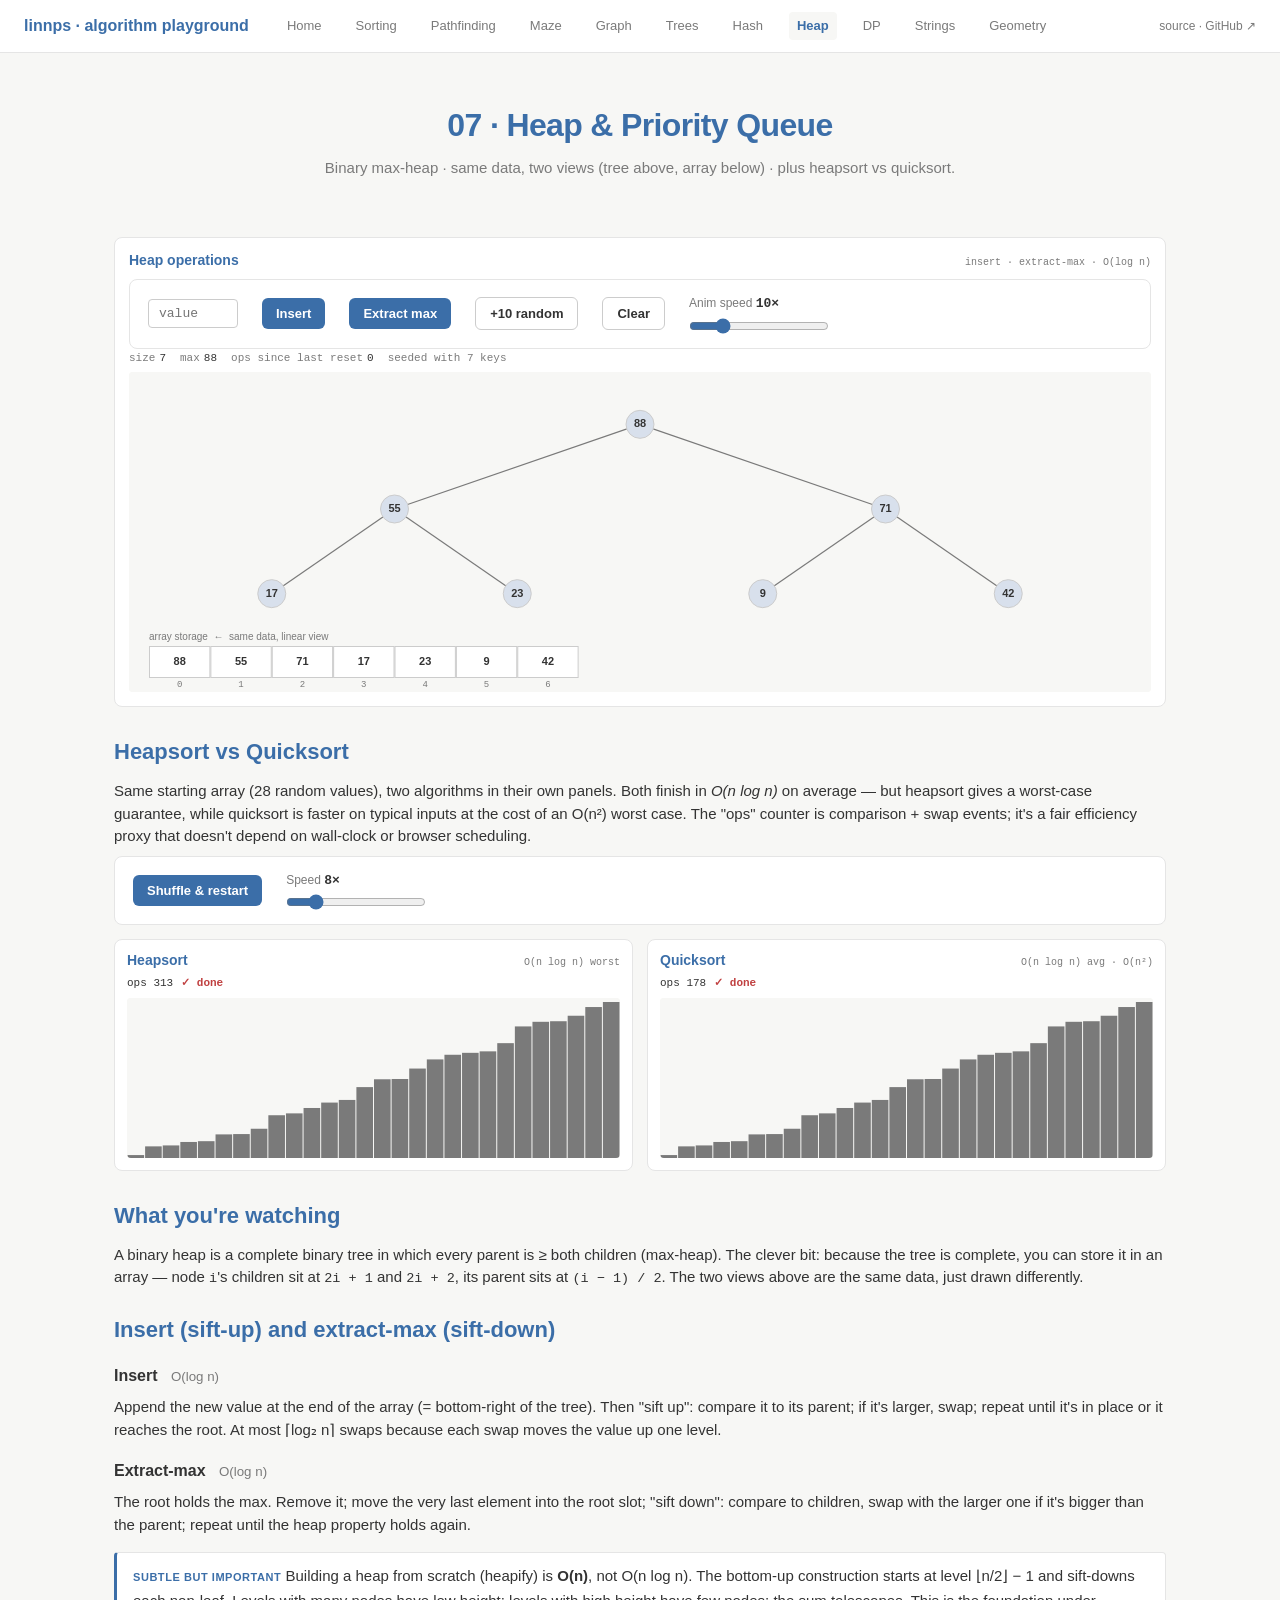
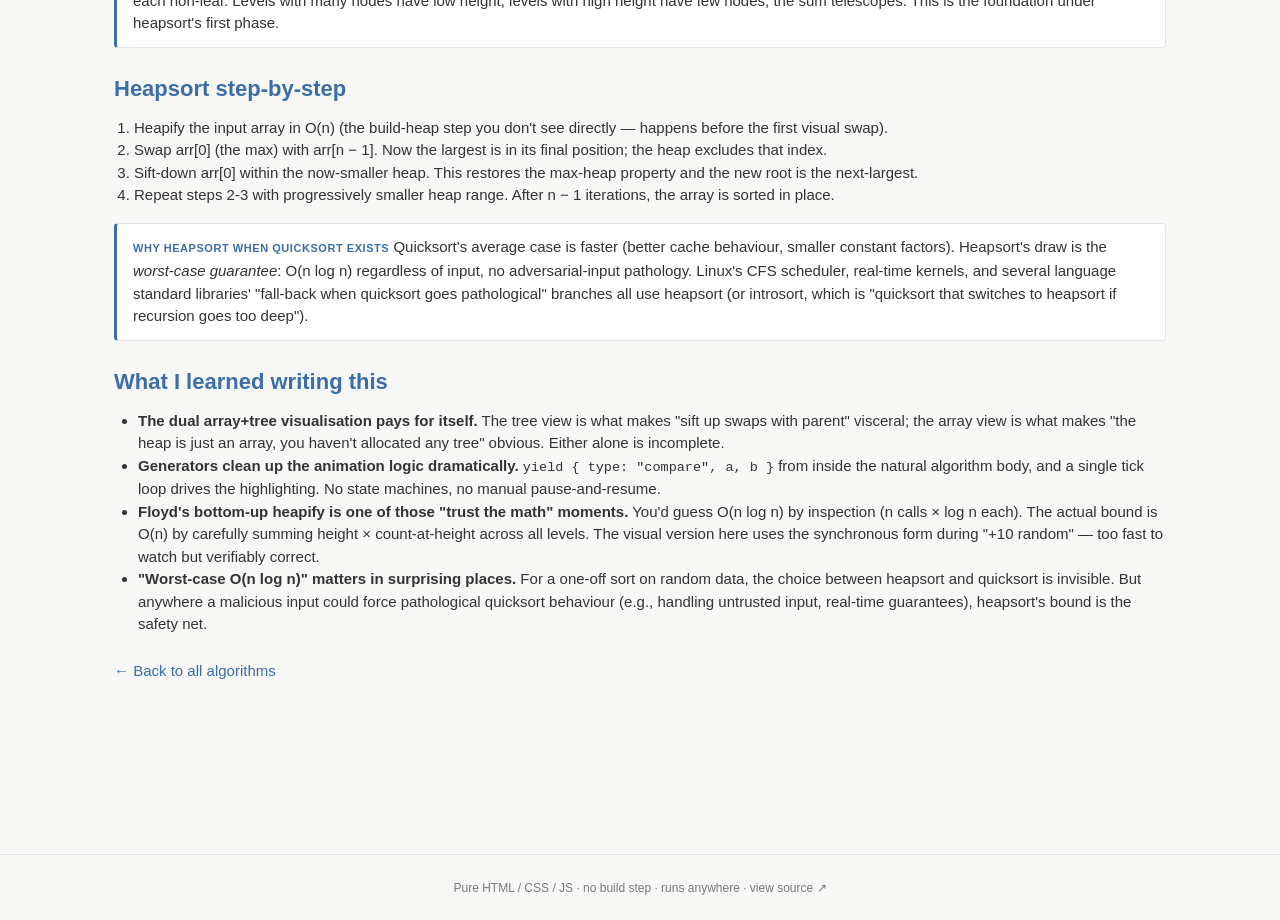
<file: 07-heap/index.html>
<!DOCTYPE html>
<html lang="en">
<head>
  <meta charset="utf-8">
  <meta name="viewport" content="width=device-width, initial-scale=1.0">
  <title>Heap &amp; Priority Queue · Algorithm Playground</title>
  <meta name="description" content="Binary max-heap visualised both as tree and array. Insert / extract animated. Heapsort vs quicksort race below.">
  <link rel="stylesheet" href="../shared/style.css">
  <link rel="stylesheet" href="heap.css">
</head>
<body data-page="07-heap">
  <main class="page">

    <header class="hero">
      <h1>07 · Heap &amp; Priority Queue</h1>
      <p class="tagline">
        Binary max-heap · same data, two views (tree above, array below) ·
        plus heapsort vs quicksort.
      </p>
    </header>

    <!-- ============================================================ Section 1 -->
    <section class="heap-section">
      <div class="head">
        <span class="name">Heap operations</span>
        <span class="complexity" style="font-family: 'JetBrains Mono', ui-monospace, monospace; font-size: 10px; color: var(--muted);">
          insert · extract-max · O(log n)
        </span>
      </div>

      <div class="controls" style="margin-top: 8px;">
        <input type="number" id="heap-input" class="heap-input" placeholder="value" min="0" max="999">
        <button id="heap-insert">Insert</button>
        <button id="heap-extract">Extract max</button>
        <button id="heap-random10" class="secondary">+10 random</button>
        <button id="heap-clear" class="secondary">Clear</button>
        <label>
          <span>Anim speed <span class="value" id="heap-speed-value">10×</span></span>
          <input type="range" id="heap-speed" min="2" max="40" value="10" step="1"
                 oninput="document.getElementById('heap-speed-value').textContent = this.value + '×'">
        </label>
      </div>

      <div class="stats">
        <span><span class="label">size</span><span id="heap-size">0</span></span>
        <span><span class="label">max</span><span id="heap-max">—</span></span>
        <span><span class="label">ops since last reset</span><span id="heap-ops">0</span></span>
        <span style="color: var(--muted);"><span id="heap-last">ready</span></span>
      </div>

      <canvas id="heap-canvas"></canvas>
    </section>

    <!-- ============================================================ Section 2 -->
    <section style="margin-top: 28px;">
      <h2>Heapsort vs Quicksort</h2>
      <p>
        Same starting array (28 random values), two algorithms in their
        own panels.  Both finish in <em>O(n log n)</em> on average — but
        heapsort gives a worst-case guarantee, while quicksort is faster
        on typical inputs at the cost of an O(n²) worst case.  The "ops"
        counter is comparison + swap events; it's a fair efficiency proxy
        that doesn't depend on wall-clock or browser scheduling.
      </p>

      <div class="controls">
        <button id="race-restart">Shuffle &amp; restart</button>
        <label>
          <span>Speed <span class="value" id="race-speed-value">8×</span></span>
          <input type="range" id="race-speed" min="1" max="40" value="8" step="1"
                 oninput="document.getElementById('race-speed-value').textContent = this.value + '×'">
        </label>
      </div>

      <div class="race-board" id="race-board"><!-- 2 panels injected --></div>
    </section>

    <!-- ============================================================ Educational -->
    <section>
      <h2>What you're watching</h2>
      <p>
        A binary heap is a complete binary tree in which every parent is
        ≥ both children (max-heap).  The clever bit: because the tree is
        complete, you can store it in an array — node <code>i</code>'s
        children sit at <code>2i + 1</code> and <code>2i + 2</code>, its
        parent sits at <code>(i − 1) / 2</code>.  The two views above are
        the same data, just drawn differently.
      </p>

      <h2>Insert (sift-up) and extract-max (sift-down)</h2>

      <h3>Insert &nbsp;
        <small style="color:var(--muted); font-weight:400;">O(log n)</small></h3>
      <p>
        Append the new value at the end of the array (= bottom-right of
        the tree). Then "sift up": compare it to its parent; if it's
        larger, swap; repeat until it's in place or it reaches the root.
        At most ⌈log₂ n⌉ swaps because each swap moves the value up one
        level.
      </p>

      <h3>Extract-max &nbsp;
        <small style="color:var(--muted); font-weight:400;">O(log n)</small></h3>
      <p>
        The root holds the max.  Remove it; move the very last element
        into the root slot; "sift down": compare to children, swap with
        the larger one if it's bigger than the parent; repeat until the
        heap property holds again.
      </p>

      <div class="note">
        <div class="label">SUBTLE BUT IMPORTANT</div>
        Building a heap from scratch (heapify) is <strong>O(n)</strong>,
        not O(n log n).  The bottom-up construction starts at level
        ⌊n/2⌋ − 1 and sift-downs each non-leaf.  Levels with many nodes
        have low height; levels with high height have few nodes; the
        sum telescopes.  This is the foundation under heapsort's first
        phase.
      </div>

      <h2>Heapsort step-by-step</h2>
      <ol style="margin-left: 20px;">
        <li>Heapify the input array in O(n) (the build-heap step you
            don't see directly — happens before the first visual swap).</li>
        <li>Swap arr[0] (the max) with arr[n − 1].  Now the largest is
            in its final position; the heap excludes that index.</li>
        <li>Sift-down arr[0] within the now-smaller heap.  This restores
            the max-heap property and the new root is the next-largest.</li>
        <li>Repeat steps 2-3 with progressively smaller heap range.
            After n − 1 iterations, the array is sorted in place.</li>
      </ol>

      <div class="note">
        <div class="label">WHY HEAPSORT WHEN QUICKSORT EXISTS</div>
        Quicksort's average case is faster (better cache behaviour, smaller
        constant factors). Heapsort's draw is the <em>worst-case
        guarantee</em>: O(n log n) regardless of input, no
        adversarial-input pathology. Linux's CFS scheduler, real-time
        kernels, and several language standard libraries' "fall-back when
        quicksort goes pathological" branches all use heapsort
        (or introsort, which is "quicksort that switches to heapsort if
        recursion goes too deep").
      </div>

      <h2>What I learned writing this</h2>
      <ul>
        <li>
          <strong>The dual array+tree visualisation pays for itself.</strong>
          The tree view is what makes "sift up swaps with parent" visceral;
          the array view is what makes "the heap is just an array, you
          haven't allocated any tree" obvious.  Either alone is incomplete.
        </li>
        <li>
          <strong>Generators clean up the animation logic dramatically.</strong>
          <code>yield { type: "compare", a, b }</code> from inside the natural
          algorithm body, and a single tick loop drives the highlighting.  No
          state machines, no manual pause-and-resume.
        </li>
        <li>
          <strong>Floyd's bottom-up heapify is one of those "trust the math"
          moments.</strong> You'd guess O(n log n) by inspection (n calls
          × log n each).  The actual bound is O(n) by carefully summing
          height × count-at-height across all levels.  The visual version
          here uses the synchronous form during "+10 random" — too fast to
          watch but verifiably correct.
        </li>
        <li>
          <strong>"Worst-case O(n log n)" matters in surprising places.</strong>
          For a one-off sort on random data, the choice between heapsort
          and quicksort is invisible.  But anywhere a malicious input
          could force pathological quicksort behaviour (e.g., handling
          untrusted input, real-time guarantees), heapsort's bound is the
          safety net.
        </li>
      </ul>

      <p style="margin-top:24px;">
        <a href="../">← Back to all algorithms</a>
      </p>
    </section>

  </main>

  <script src="../shared/nav.js"></script>
  <script src="heap.js"></script>
  <script src="../shared/footer.js"></script>
</body>
</html>
</file>
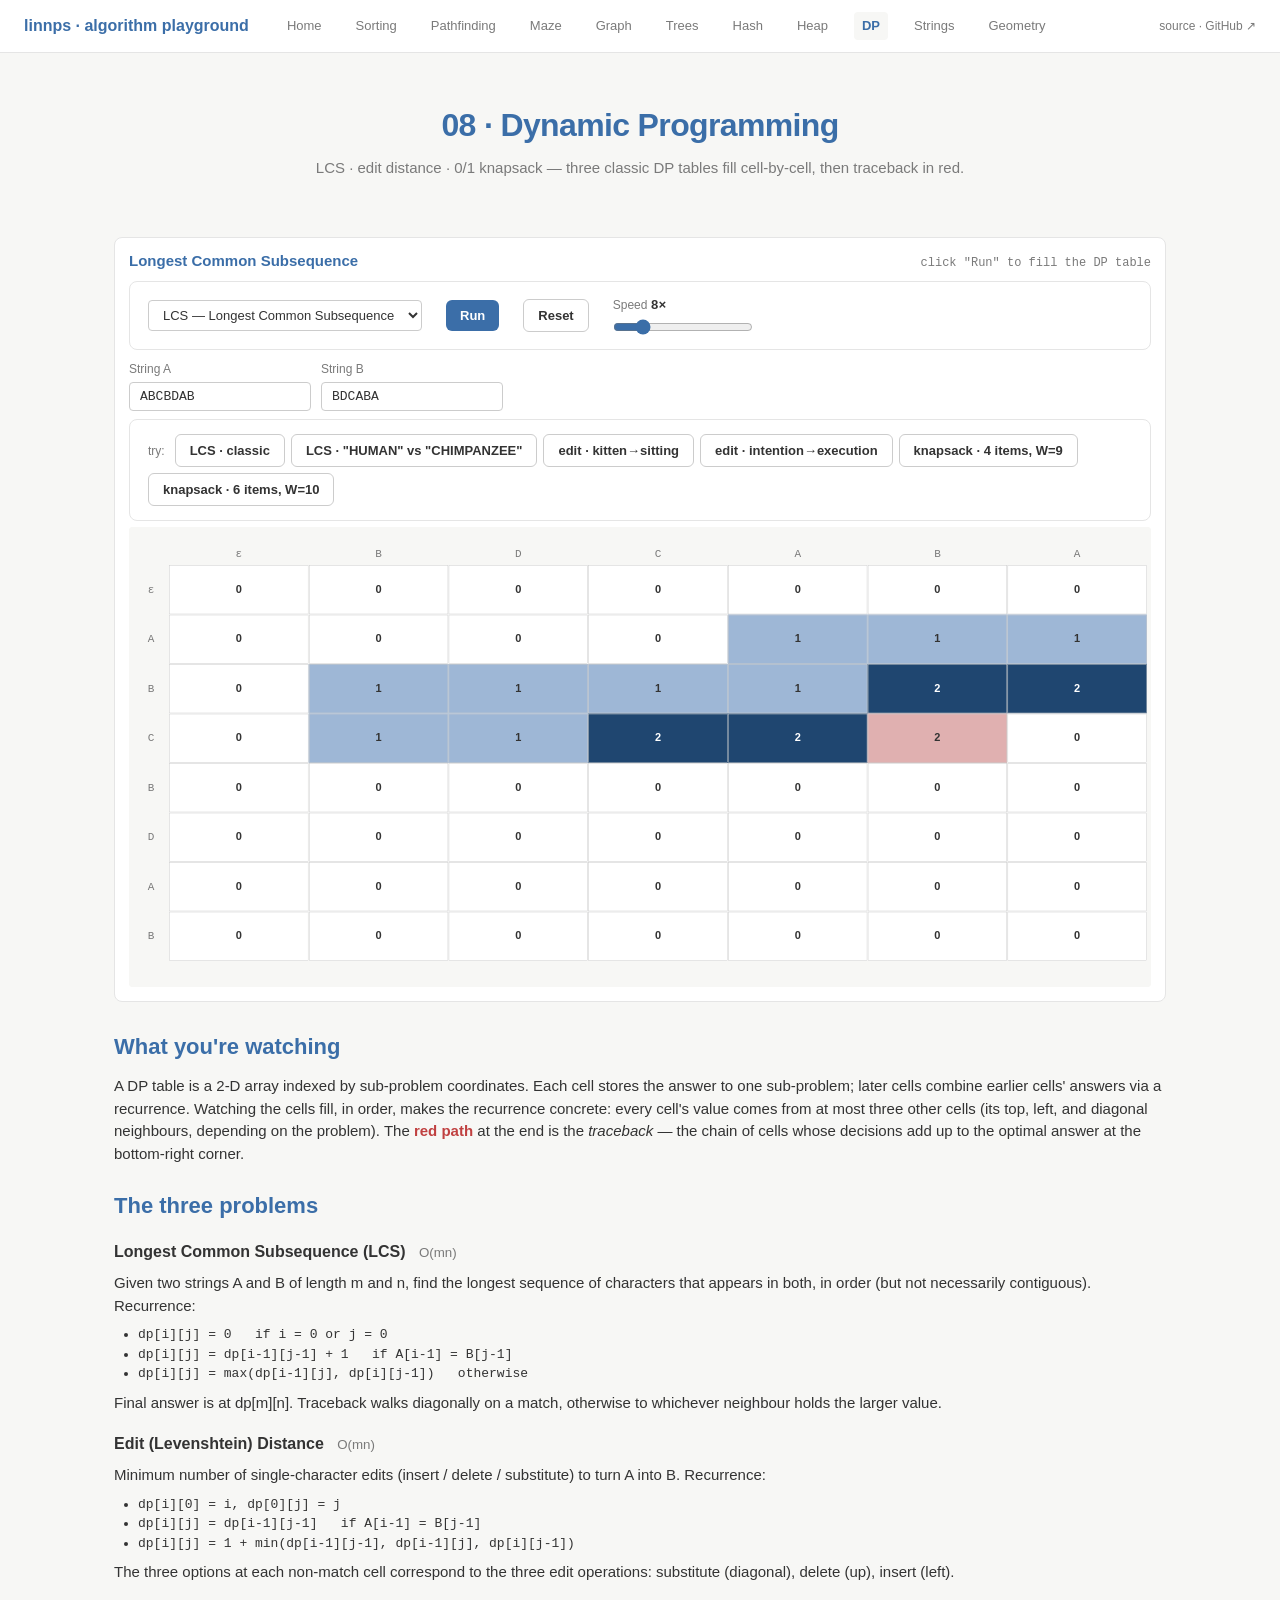
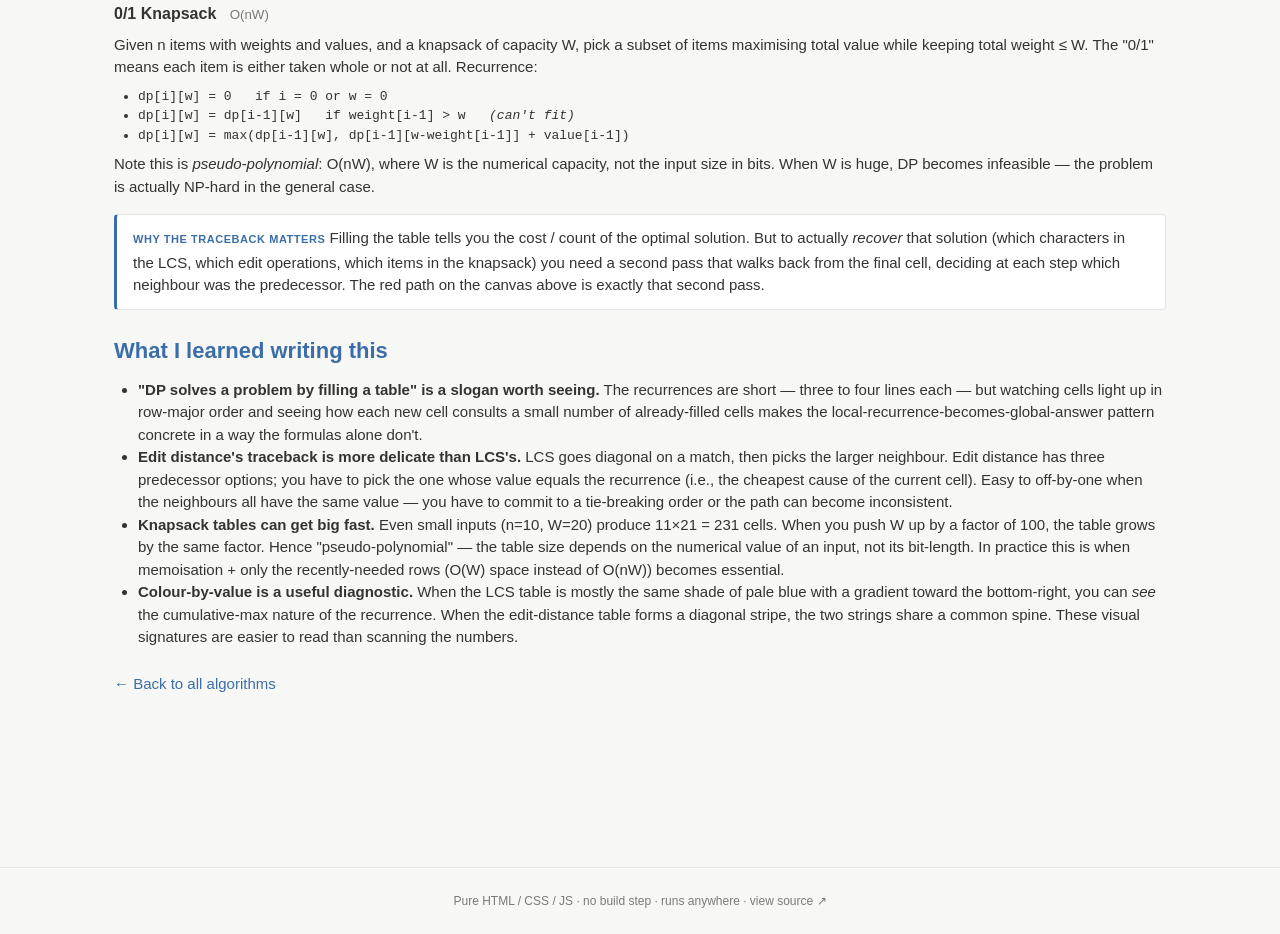
<file: 08-dp/index.html>
<!DOCTYPE html>
<html lang="en">
<head>
  <meta charset="utf-8">
  <meta name="viewport" content="width=device-width, initial-scale=1.0">
  <title>Dynamic Programming · Algorithm Playground</title>
  <meta name="description" content="LCS · edit distance · 0/1 knapsack — the DP table fills cell-by-cell, then a red traceback path shows the optimal solution.">
  <link rel="stylesheet" href="../shared/style.css">
  <link rel="stylesheet" href="dp.css">
</head>
<body data-page="08-dp">
  <main class="page">

    <header class="hero">
      <h1>08 · Dynamic Programming</h1>
      <p class="tagline">
        LCS · edit distance · 0/1 knapsack — three classic DP tables fill cell-by-cell, then traceback in red.
      </p>
    </header>

    <section class="dp-section">
      <div class="head">
        <span class="name" id="dp-section-title">Longest Common Subsequence</span>
        <span class="answer" id="dp-answer">
          <span class="pending">click "Run" to fill the DP table</span>
        </span>
      </div>

      <div class="controls" style="margin-top: 8px;">
        <select id="dp-problem" class="dp-select">
          <option value="lcs">LCS — Longest Common Subsequence</option>
          <option value="edit">Edit Distance (Levenshtein)</option>
          <option value="knapsack">0 / 1 Knapsack</option>
        </select>
        <button id="dp-run">Run</button>
        <button id="dp-reset" class="secondary">Reset</button>
        <label>
          <span>Speed <span class="value" id="dp-speed-value">8×</span></span>
          <input type="range" id="dp-speed" min="1" max="40" value="8" step="1">
        </label>
      </div>

      <!-- string inputs (LCS / edit) -->
      <div class="input-row" id="dp-input-strings" style="margin-top: 10px;">
        <label>
          <span>String A</span>
          <input type="text" id="dp-A" class="dp-input" value="ABCBDAB" maxlength="20">
        </label>
        <label>
          <span>String B</span>
          <input type="text" id="dp-B" class="dp-input" value="BDCABA" maxlength="20">
        </label>
      </div>

      <!-- knapsack inputs -->
      <div class="input-row" id="dp-input-knapsack" style="margin-top: 10px; display: none;">
        <label>
          <span>Weights (comma-separated)</span>
          <input type="text" id="dp-weights" class="dp-input" value="2, 3, 4, 5" maxlength="40">
        </label>
        <label>
          <span>Values</span>
          <input type="text" id="dp-values" class="dp-input" value="3, 4, 5, 6" maxlength="40">
        </label>
        <label>
          <span>Capacity W</span>
          <input type="number" id="dp-W" class="dp-input" value="9" min="0" max="30" style="min-width:80px;">
        </label>
      </div>

      <!-- presets -->
      <div class="controls dp-presets" style="margin-top: 8px; gap: 6px;">
        <span style="font-size:12px; color:var(--muted); margin-right:4px;">try:</span>
        <button class="secondary" data-problem="lcs"  data-a="ABCBDAB" data-b="BDCABA">LCS · classic</button>
        <button class="secondary" data-problem="lcs"  data-a="HUMAN"   data-b="CHIMPANZEE">LCS · "HUMAN" vs "CHIMPANZEE"</button>
        <button class="secondary" data-problem="edit" data-a="kitten"  data-b="sitting">edit · kitten→sitting</button>
        <button class="secondary" data-problem="edit" data-a="intention" data-b="execution">edit · intention→execution</button>
        <button class="secondary" data-problem="knapsack" data-weights="2, 3, 4, 5" data-values="3, 4, 5, 6" data-capacity="9">knapsack · 4 items, W=9</button>
        <button class="secondary" data-problem="knapsack" data-weights="1, 2, 3, 4, 5, 7" data-values="1, 4, 5, 7, 8, 11" data-capacity="10">knapsack · 6 items, W=10</button>
      </div>

      <canvas id="dp-canvas"></canvas>
    </section>

    <section>
      <h2>What you're watching</h2>
      <p>
        A DP table is a 2-D array indexed by sub-problem coordinates.
        Each cell stores the answer to one sub-problem; later cells
        combine earlier cells' answers via a recurrence.  Watching the
        cells fill, in order, makes the recurrence concrete: every cell's
        value comes from at most three other cells (its top, left, and
        diagonal neighbours, depending on the problem).  The
        <span style="color:var(--accent); font-weight:700;">red path</span>
        at the end is the <em>traceback</em> — the chain of cells whose
        decisions add up to the optimal answer at the bottom-right corner.
      </p>

      <h2>The three problems</h2>

      <h3>Longest Common Subsequence (LCS) &nbsp;
        <small style="color:var(--muted); font-weight:400;">O(mn)</small></h3>
      <p>
        Given two strings A and B of length m and n, find the longest
        sequence of characters that appears in both, in order (but not
        necessarily contiguous). Recurrence:
      </p>
      <ul style="margin-left: 24px; font-family: ui-monospace, Menlo, monospace; font-size: 13px;">
        <li>dp[i][j] = 0 &nbsp; if i = 0 or j = 0</li>
        <li>dp[i][j] = dp[i-1][j-1] + 1 &nbsp; if A[i-1] = B[j-1]</li>
        <li>dp[i][j] = max(dp[i-1][j], dp[i][j-1]) &nbsp; otherwise</li>
      </ul>
      <p>
        Final answer is at dp[m][n].  Traceback walks diagonally on a
        match, otherwise to whichever neighbour holds the larger value.
      </p>

      <h3>Edit (Levenshtein) Distance &nbsp;
        <small style="color:var(--muted); font-weight:400;">O(mn)</small></h3>
      <p>
        Minimum number of single-character edits (insert / delete /
        substitute) to turn A into B.  Recurrence:
      </p>
      <ul style="margin-left: 24px; font-family: ui-monospace, Menlo, monospace; font-size: 13px;">
        <li>dp[i][0] = i, dp[0][j] = j</li>
        <li>dp[i][j] = dp[i-1][j-1] &nbsp; if A[i-1] = B[j-1]</li>
        <li>dp[i][j] = 1 + min(dp[i-1][j-1], dp[i-1][j], dp[i][j-1])</li>
      </ul>
      <p>
        The three options at each non-match cell correspond to the three
        edit operations: substitute (diagonal), delete (up), insert (left).
      </p>

      <h3>0/1 Knapsack &nbsp;
        <small style="color:var(--muted); font-weight:400;">O(nW)</small></h3>
      <p>
        Given n items with weights and values, and a knapsack of capacity
        W, pick a subset of items maximising total value while keeping
        total weight ≤ W. The "0/1" means each item is either taken
        whole or not at all.  Recurrence:
      </p>
      <ul style="margin-left: 24px; font-family: ui-monospace, Menlo, monospace; font-size: 13px;">
        <li>dp[i][w] = 0 &nbsp; if i = 0 or w = 0</li>
        <li>dp[i][w] = dp[i-1][w] &nbsp; if weight[i-1] &gt; w &nbsp; <em>(can't fit)</em></li>
        <li>dp[i][w] = max(dp[i-1][w], dp[i-1][w-weight[i-1]] + value[i-1])</li>
      </ul>
      <p>
        Note this is <em>pseudo-polynomial</em>: O(nW), where W is the
        numerical capacity, not the input size in bits.  When W is huge,
        DP becomes infeasible — the problem is actually NP-hard
        in the general case.
      </p>

      <div class="note">
        <div class="label">WHY THE TRACEBACK MATTERS</div>
        Filling the table tells you the cost / count of the optimal
        solution.  But to actually <em>recover</em> that solution
        (which characters in the LCS, which edit operations, which items
        in the knapsack) you need a second pass that walks back from the
        final cell, deciding at each step which neighbour was the
        predecessor.  The red path on the canvas above is exactly that
        second pass.
      </div>

      <h2>What I learned writing this</h2>
      <ul>
        <li>
          <strong>"DP solves a problem by filling a table" is a slogan
          worth seeing.</strong>  The recurrences are short — three to four
          lines each — but watching cells light up in row-major order and
          seeing how each new cell consults a small number of already-filled
          cells makes the local-recurrence-becomes-global-answer pattern
          concrete in a way the formulas alone don't.
        </li>
        <li>
          <strong>Edit distance's traceback is more delicate than LCS's.</strong>
          LCS goes diagonal on a match, then picks the larger neighbour.
          Edit distance has three predecessor options; you have to pick
          the one whose value equals the recurrence (i.e., the cheapest
          cause of the current cell).  Easy to off-by-one when the
          neighbours all have the same value — you have to commit to a
          tie-breaking order or the path can become inconsistent.
        </li>
        <li>
          <strong>Knapsack tables can get big fast.</strong>  Even small
          inputs (n=10, W=20) produce 11×21 = 231 cells.  When you push
          W up by a factor of 100, the table grows by the same factor.
          Hence "pseudo-polynomial" — the table size depends on the
          numerical value of an input, not its bit-length.  In practice
          this is when memoisation + only the recently-needed rows
          (O(W) space instead of O(nW)) becomes essential.
        </li>
        <li>
          <strong>Colour-by-value is a useful diagnostic.</strong>  When
          the LCS table is mostly the same shade of pale blue with a
          gradient toward the bottom-right, you can <em>see</em> the
          cumulative-max nature of the recurrence.  When the edit-distance
          table forms a diagonal stripe, the two strings share a common
          spine.  These visual signatures are easier to read than scanning
          the numbers.
        </li>
      </ul>

      <p style="margin-top:24px;">
        <a href="../">← Back to all algorithms</a>
      </p>
    </section>

  </main>

  <script src="../shared/nav.js"></script>
  <script src="dp.js"></script>
  <script src="../shared/footer.js"></script>
</body>
</html>
</file>
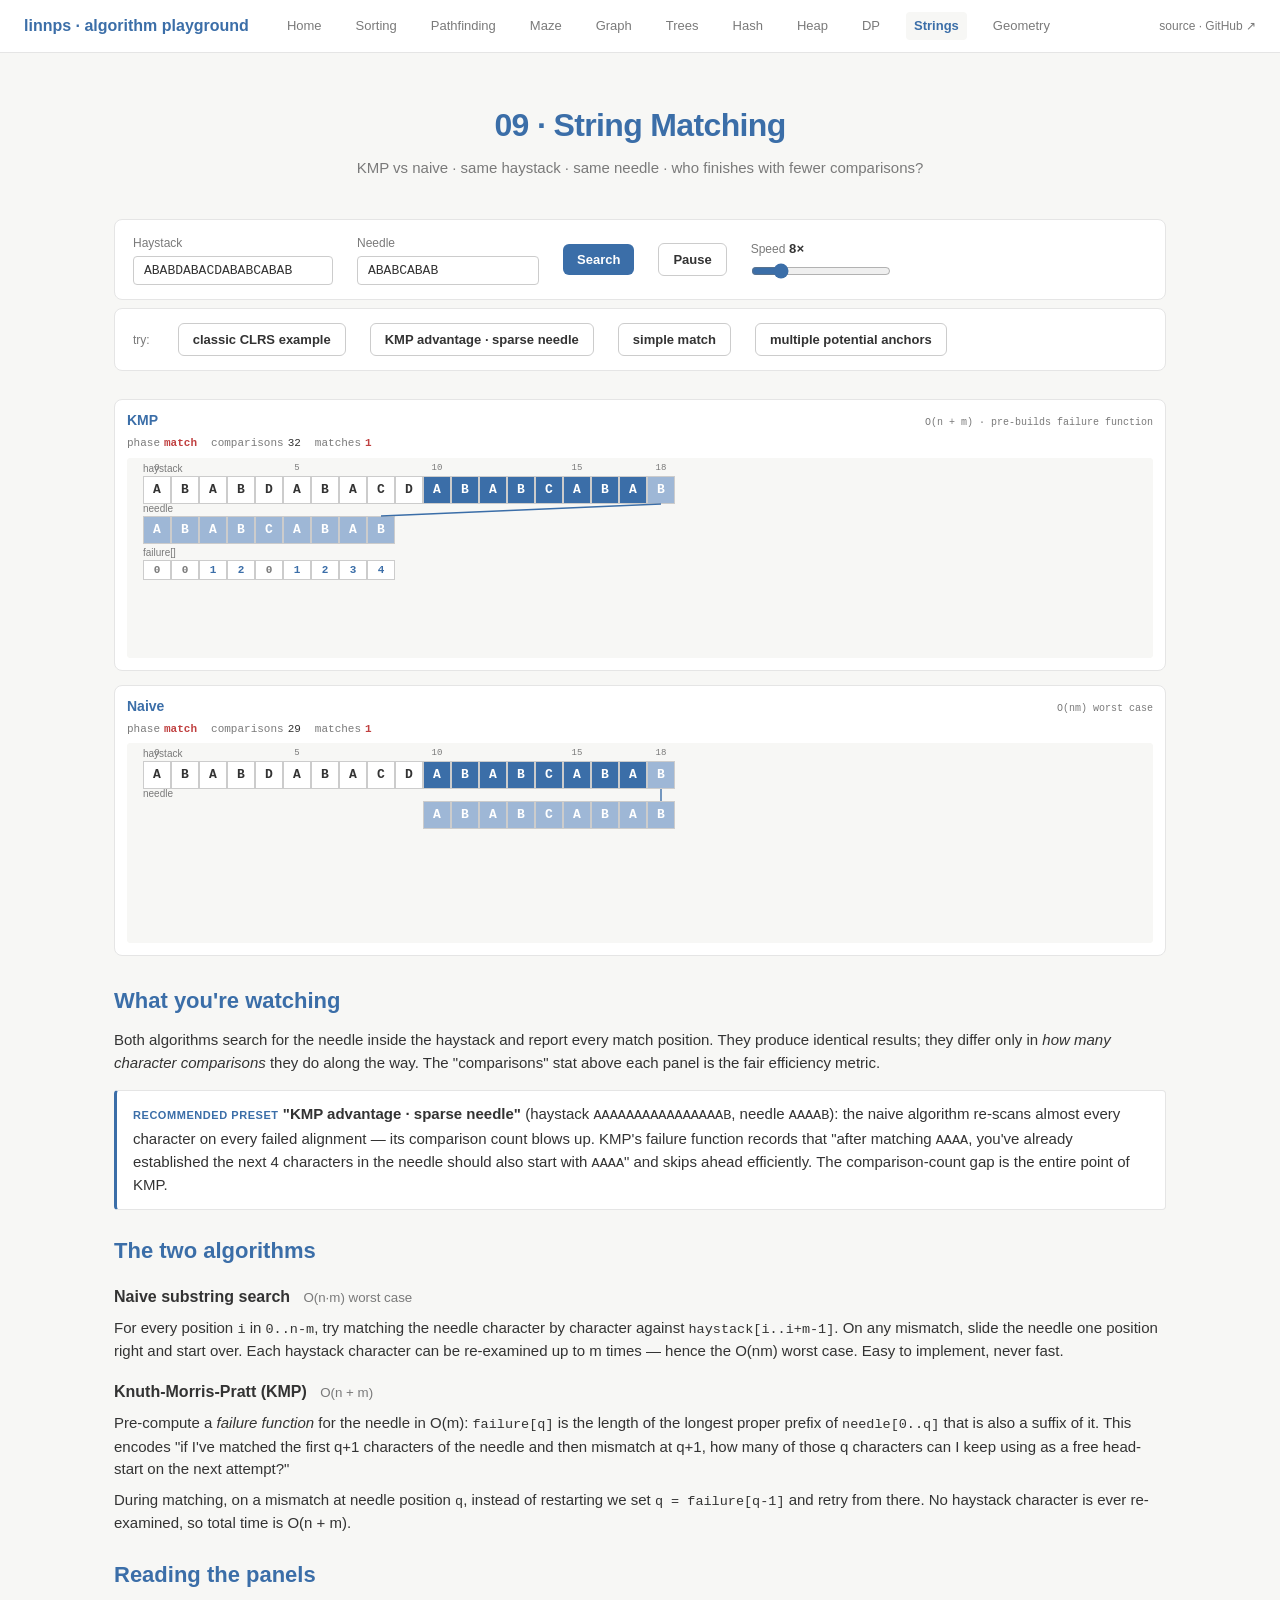
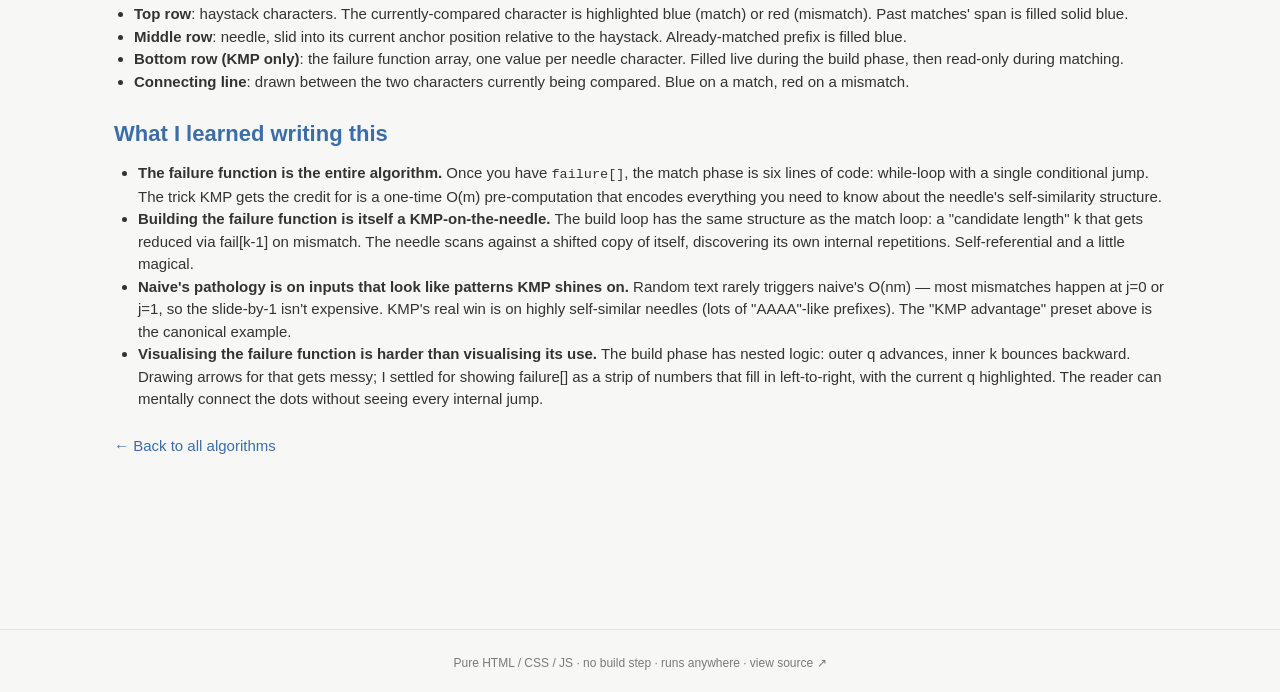
<file: 09-string/index.html>
<!DOCTYPE html>
<html lang="en">
<head>
  <meta charset="utf-8">
  <meta name="viewport" content="width=device-width, initial-scale=1.0">
  <title>String Matching · Algorithm Playground</title>
  <meta name="description" content="KMP vs naive substring matching, side-by-side. Failure function builds first; matching jumps cleverly on mismatch.">
  <link rel="stylesheet" href="../shared/style.css">
  <link rel="stylesheet" href="string.css">
</head>
<body data-page="09-string">
  <main class="page">

    <header class="hero">
      <h1>09 · String Matching</h1>
      <p class="tagline">
        KMP vs naive · same haystack · same needle · who finishes with fewer comparisons?
      </p>
    </header>

    <section>
      <div class="controls">
        <label>
          <span>Haystack</span>
          <input type="text" id="haystack-input" class="str-input"
                 value="ABABDABACDABABCABAB" maxlength="40">
        </label>
        <label>
          <span>Needle</span>
          <input type="text" id="needle-input" class="str-input"
                 value="ABABCABAB" maxlength="20" style="min-width:140px;">
        </label>
        <button id="run">Search</button>
        <button id="pause" class="secondary">Pause</button>
        <label>
          <span>Speed <span class="value" id="speed-value">8×</span></span>
          <input type="range" id="speed" min="1" max="40" value="8" step="1">
        </label>
      </div>

      <div class="controls str-presets" style="margin-top: 8px;">
        <span style="font-size:12px; color:var(--muted); margin-right:4px;">try:</span>
        <button class="secondary" data-haystack="ABABDABACDABABCABAB"      data-needle="ABABCABAB">classic CLRS example</button>
        <button class="secondary" data-haystack="AAAAAAAAAAAAAAAAB"          data-needle="AAAAB">KMP advantage · sparse needle</button>
        <button class="secondary" data-haystack="ABCDEFGHIJ"                 data-needle="EFG">simple match</button>
        <button class="secondary" data-haystack="ABABABABABABABABABABCABAB"  data-needle="ABABCABAB">multiple potential anchors</button>
      </div>
    </section>

    <section>
      <div class="str-board" id="str-board">
        <!-- 2 panels injected -->
      </div>
    </section>

    <section>
      <h2>What you're watching</h2>
      <p>
        Both algorithms search for the needle inside the haystack and
        report every match position.  They produce identical results;
        they differ only in <em>how many character comparisons</em> they
        do along the way.  The "comparisons" stat above each panel is
        the fair efficiency metric.
      </p>

      <div class="note">
        <div class="label">RECOMMENDED PRESET</div>
        <strong>"KMP advantage · sparse needle"</strong>
        (haystack <code>AAAAAAAAAAAAAAAAB</code>, needle <code>AAAAB</code>):
        the naive algorithm re-scans almost every character on every
        failed alignment — its comparison count blows up.  KMP's failure
        function records that "after matching <code>AAAA</code>, you've
        already established the next 4 characters in the needle should
        also start with <code>AAAA</code>" and skips ahead efficiently.
        The comparison-count gap is the entire point of KMP.
      </div>

      <h2>The two algorithms</h2>

      <h3>Naive substring search &nbsp;
        <small style="color:var(--muted); font-weight:400;">O(n·m) worst case</small></h3>
      <p>
        For every position <code>i</code> in <code>0..n-m</code>, try
        matching the needle character by character against
        <code>haystack[i..i+m-1]</code>.  On any mismatch, slide the
        needle one position right and start over.  Each haystack character
        can be re-examined up to m times — hence the O(nm) worst case.
        Easy to implement, never fast.
      </p>

      <h3>Knuth-Morris-Pratt (KMP) &nbsp;
        <small style="color:var(--muted); font-weight:400;">O(n + m)</small></h3>
      <p>
        Pre-compute a <em>failure function</em> for the needle in O(m):
        <code>failure[q]</code> is the length of the longest proper prefix
        of <code>needle[0..q]</code> that is also a suffix of it.  This
        encodes "if I've matched the first q+1 characters of the needle
        and then mismatch at q+1, how many of those q characters can I
        keep using as a free head-start on the next attempt?"
      </p>
      <p>
        During matching, on a mismatch at needle position <code>q</code>,
        instead of restarting we set <code>q = failure[q-1]</code> and
        retry from there.  No haystack character is ever re-examined,
        so total time is O(n + m).
      </p>

      <h2>Reading the panels</h2>
      <ul style="margin-left: 20px;">
        <li><strong>Top row</strong>: haystack characters.  The currently-compared
            character is highlighted blue (match) or red (mismatch).
            Past matches' span is filled solid blue.</li>
        <li><strong>Middle row</strong>: needle, slid into its current
            anchor position relative to the haystack.  Already-matched
            prefix is filled blue.</li>
        <li><strong>Bottom row (KMP only)</strong>: the failure function
            array, one value per needle character.  Filled live during
            the build phase, then read-only during matching.</li>
        <li><strong>Connecting line</strong>: drawn between the two characters
            currently being compared.  Blue on a match, red on a mismatch.</li>
      </ul>

      <h2>What I learned writing this</h2>
      <ul>
        <li>
          <strong>The failure function is the entire algorithm.</strong>
          Once you have <code>failure[]</code>, the match phase is six lines
          of code: while-loop with a single conditional jump.  The trick
          KMP gets the credit for is a one-time O(m) pre-computation that
          encodes everything you need to know about the needle's
          self-similarity structure.
        </li>
        <li>
          <strong>Building the failure function is itself a KMP-on-the-needle.</strong>
          The build loop has the same structure as the match loop:
          a "candidate length" k that gets reduced via fail[k-1] on
          mismatch.  The needle scans against a shifted copy of itself,
          discovering its own internal repetitions.  Self-referential and
          a little magical.
        </li>
        <li>
          <strong>Naive's pathology is on inputs that look like patterns
          KMP shines on.</strong>  Random text rarely triggers naive's
          O(nm) — most mismatches happen at j=0 or j=1, so the slide-by-1
          isn't expensive.  KMP's real win is on highly self-similar
          needles (lots of "AAAA"-like prefixes).  The "KMP advantage"
          preset above is the canonical example.
        </li>
        <li>
          <strong>Visualising the failure function is harder than visualising
          its use.</strong>  The build phase has nested logic: outer q
          advances, inner k bounces backward.  Drawing arrows for that gets
          messy; I settled for showing failure[] as a strip of numbers
          that fill in left-to-right, with the current q highlighted.
          The reader can mentally connect the dots without seeing every
          internal jump.
        </li>
      </ul>

      <p style="margin-top:24px;">
        <a href="../">← Back to all algorithms</a>
      </p>
    </section>

  </main>

  <script src="../shared/nav.js"></script>
  <script src="string.js"></script>
  <script src="../shared/footer.js"></script>
</body>
</html>
</file>
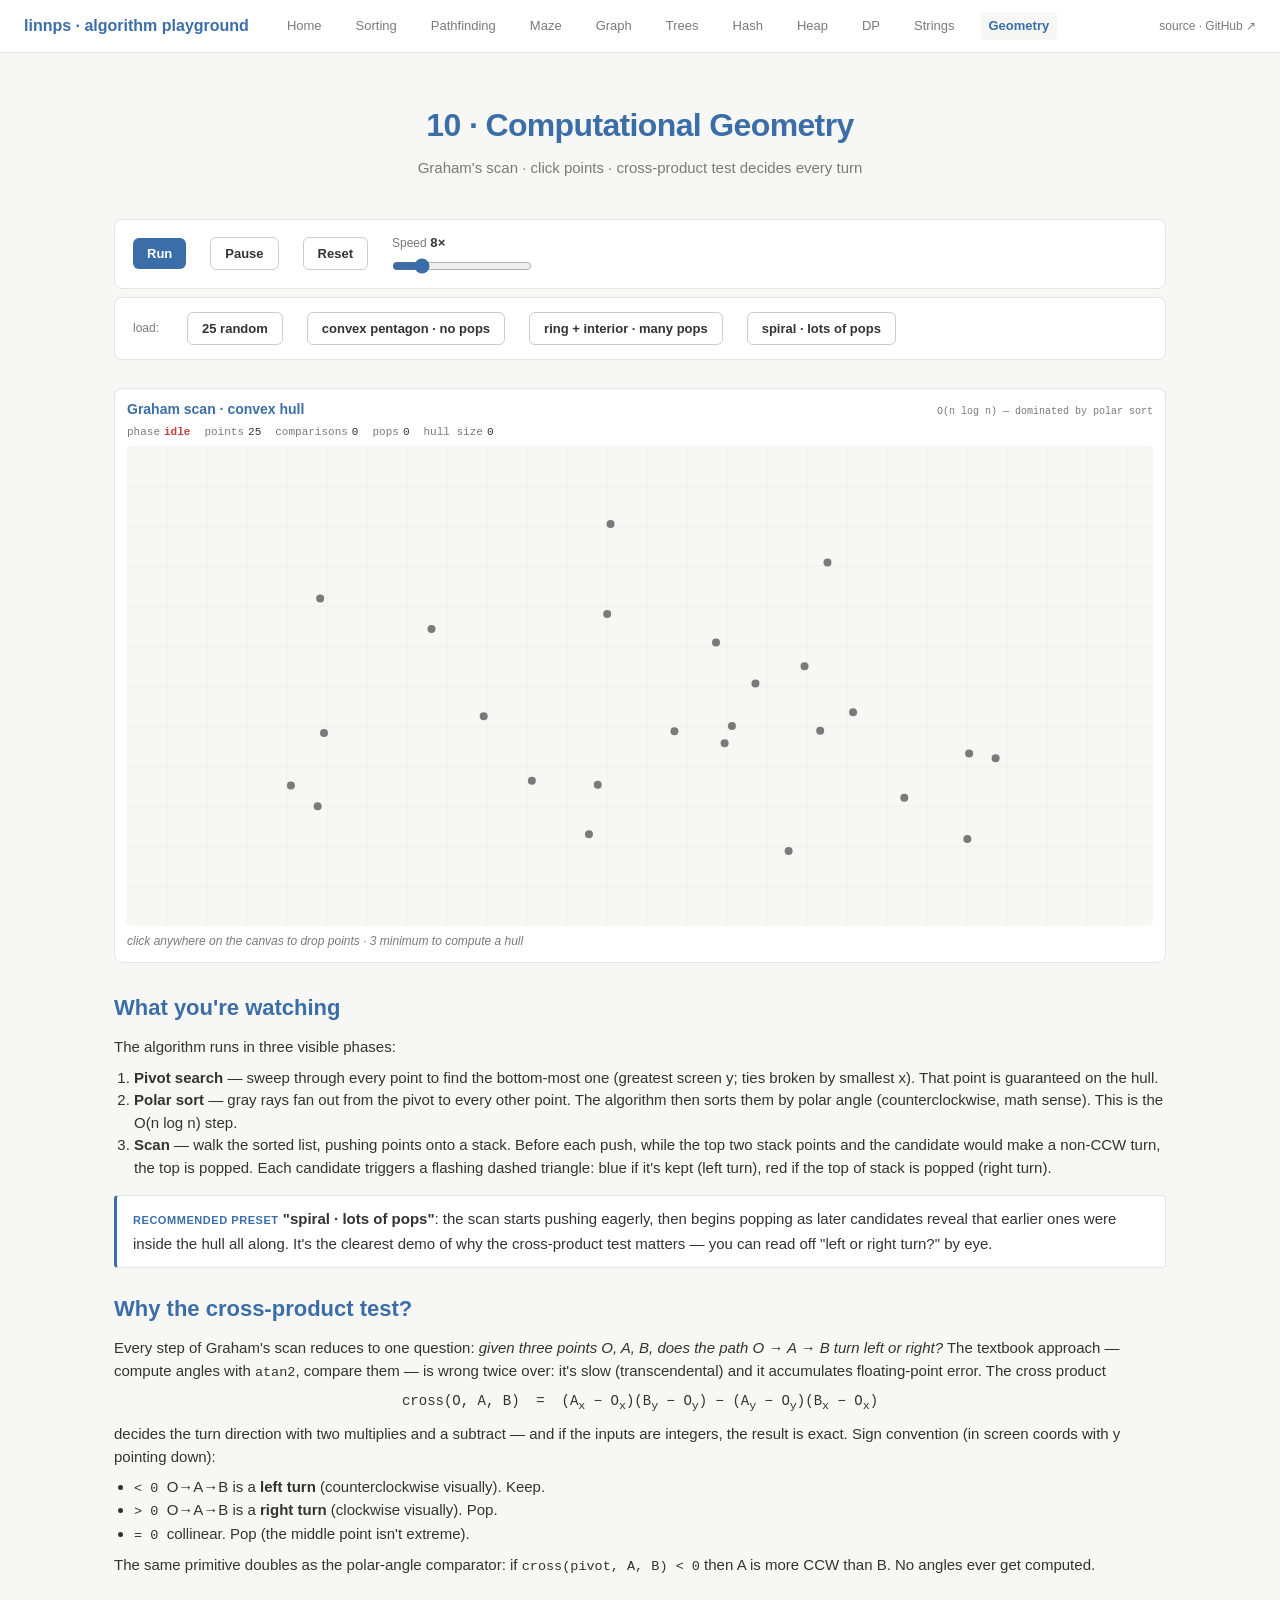
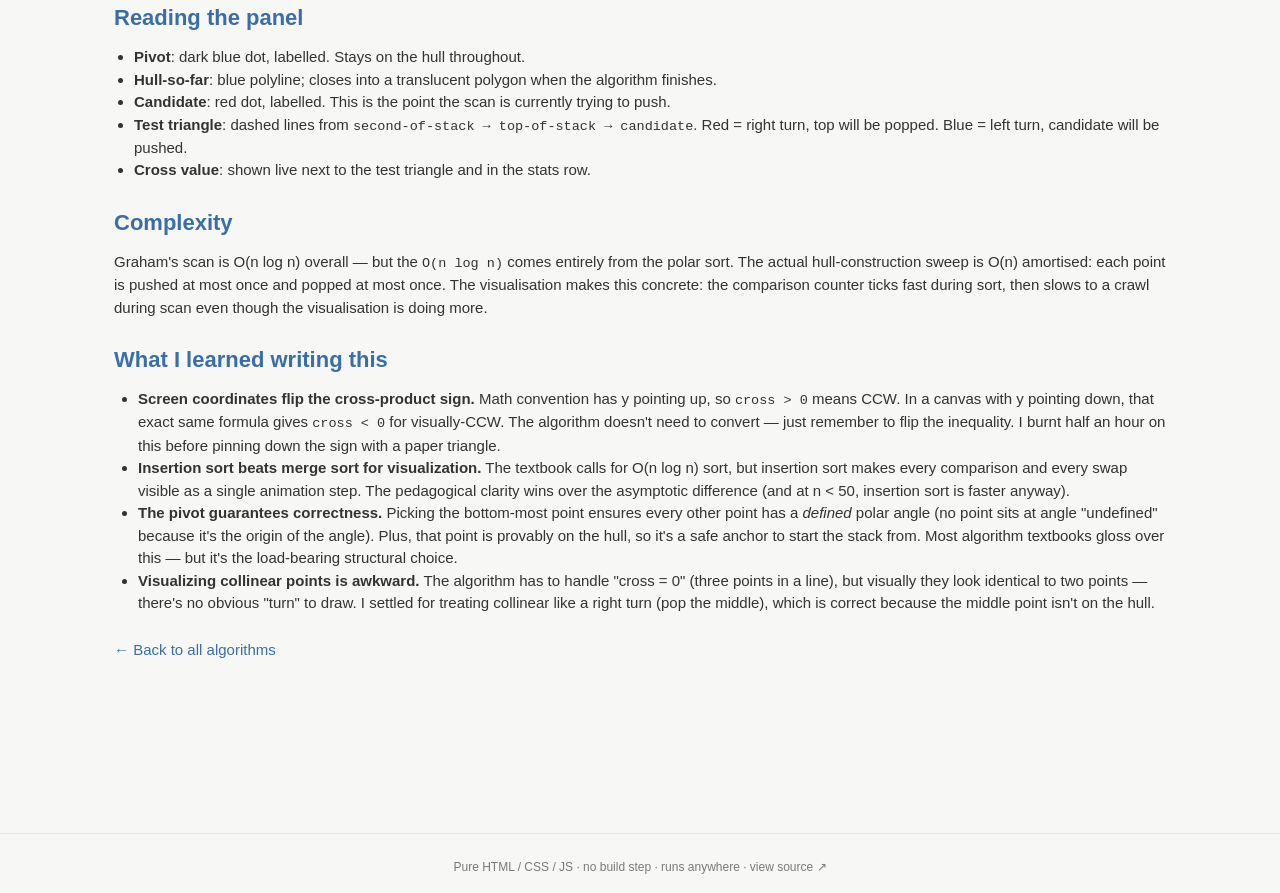
<file: 10-geometry/index.html>
<!DOCTYPE html>
<html lang="en">
<head>
  <meta charset="utf-8">
  <meta name="viewport" content="width=device-width, initial-scale=1.0">
  <title>Computational Geometry · Algorithm Playground</title>
  <meta name="description" content="Graham's scan convex hull — click to drop points, watch the polar sort and the cross-product test build the hull.">
  <link rel="stylesheet" href="../shared/style.css">
  <link rel="stylesheet" href="geometry.css">
</head>
<body data-page="10-geometry">
  <main class="page">

    <header class="hero">
      <h1>10 · Computational Geometry</h1>
      <p class="tagline">
        Graham's scan · click points · cross-product test decides every turn
      </p>
    </header>

    <section>
      <div class="controls">
        <button id="run">Run</button>
        <button id="pause" class="secondary">Pause</button>
        <button id="reset" class="secondary">Reset</button>
        <label>
          <span>Speed <span class="value" id="speed-value">8×</span></span>
          <input type="range" id="speed" min="1" max="40" value="8" step="1">
        </label>
      </div>

      <div class="controls geo-presets" style="margin-top: 8px;">
        <span style="font-size:12px; color:var(--muted); margin-right:4px;">load:</span>
        <button class="secondary" data-preset="random">25 random</button>
        <button class="secondary" data-preset="pentagon">convex pentagon · no pops</button>
        <button class="secondary" data-preset="ring">ring + interior · many pops</button>
        <button class="secondary" data-preset="spiral">spiral · lots of pops</button>
      </div>
    </section>

    <section>
      <div class="geo-board" id="geo-board">
        <!-- panel injected -->
      </div>
    </section>

    <section>
      <h2>What you're watching</h2>
      <p>
        The algorithm runs in three visible phases:
      </p>
      <ol style="margin-left: 20px;">
        <li><strong>Pivot search</strong> — sweep through every point to find
            the bottom-most one (greatest screen y; ties broken by smallest x).
            That point is guaranteed on the hull.</li>
        <li><strong>Polar sort</strong> — gray rays fan out from the pivot to
            every other point.  The algorithm then sorts them by polar angle
            (counterclockwise, math sense).  This is the O(n log n) step.</li>
        <li><strong>Scan</strong> — walk the sorted list, pushing points onto
            a stack.  Before each push, while the top two stack points and
            the candidate would make a non-CCW turn, the top is popped.
            Each candidate triggers a flashing dashed triangle: blue if it's
            kept (left turn), red if the top of stack is popped (right turn).</li>
      </ol>

      <div class="note">
        <div class="label">RECOMMENDED PRESET</div>
        <strong>"spiral · lots of pops"</strong>:
        the scan starts pushing eagerly, then begins popping as later
        candidates reveal that earlier ones were inside the hull all along.
        It's the clearest demo of why the cross-product test matters —
        you can read off "left or right turn?" by eye.
      </div>

      <h2>Why the cross-product test?</h2>
      <p>
        Every step of Graham's scan reduces to one question: <em>given
        three points O, A, B, does the path O&nbsp;→&nbsp;A&nbsp;→&nbsp;B turn left or right?</em>
        The textbook approach — compute angles with <code>atan2</code>, compare
        them — is wrong twice over: it's slow (transcendental) and it accumulates
        floating-point error.  The cross product
      </p>
      <p style="text-align:center; font-family:'JetBrains Mono', ui-monospace, monospace; font-size:14px;">
        cross(O, A, B) &nbsp;=&nbsp; (A<sub>x</sub> − O<sub>x</sub>)(B<sub>y</sub> − O<sub>y</sub>) − (A<sub>y</sub> − O<sub>y</sub>)(B<sub>x</sub> − O<sub>x</sub>)
      </p>
      <p>
        decides the turn direction with two multiplies and a subtract — and
        if the inputs are integers, the result is exact.  Sign convention
        (in screen coords with y pointing down):
      </p>
      <ul style="margin-left: 20px;">
        <li><code>&lt; 0</code> &nbsp;O→A→B is a <strong>left turn</strong> (counterclockwise visually).  Keep.</li>
        <li><code>&gt; 0</code> &nbsp;O→A→B is a <strong>right turn</strong> (clockwise visually).  Pop.</li>
        <li><code>= 0</code> &nbsp;collinear.  Pop (the middle point isn't extreme).</li>
      </ul>
      <p>
        The same primitive doubles as the polar-angle comparator: if
        <code>cross(pivot, A, B) &lt; 0</code> then A is more CCW than B.
        No angles ever get computed.
      </p>

      <h2>Reading the panel</h2>
      <ul style="margin-left: 20px;">
        <li><strong>Pivot</strong>: dark blue dot, labelled.  Stays on the
            hull throughout.</li>
        <li><strong>Hull-so-far</strong>: blue polyline; closes into a
            translucent polygon when the algorithm finishes.</li>
        <li><strong>Candidate</strong>: red dot, labelled.  This is the
            point the scan is currently trying to push.</li>
        <li><strong>Test triangle</strong>: dashed lines from
            <code>second-of-stack → top-of-stack → candidate</code>.
            Red = right turn, top will be popped.  Blue = left turn, candidate
            will be pushed.</li>
        <li><strong>Cross value</strong>: shown live next to the test triangle
            and in the stats row.</li>
      </ul>

      <h2>Complexity</h2>
      <p>
        Graham's scan is O(n log n) overall — but the <code>O(n log n)</code> comes
        entirely from the polar sort.  The actual hull-construction sweep is
        O(n) amortised: each point is pushed at most once and popped at most
        once.  The visualisation makes this concrete: the comparison counter
        ticks fast during sort, then slows to a crawl during scan even
        though the visualisation is doing more.
      </p>

      <h2>What I learned writing this</h2>
      <ul>
        <li>
          <strong>Screen coordinates flip the cross-product sign.</strong>
          Math convention has y pointing up, so <code>cross &gt; 0</code>
          means CCW.  In a canvas with y pointing down, that exact same
          formula gives <code>cross &lt; 0</code> for visually-CCW.  The
          algorithm doesn't need to convert — just remember to flip the
          inequality.  I burnt half an hour on this before pinning down the
          sign with a paper triangle.
        </li>
        <li>
          <strong>Insertion sort beats merge sort for visualization.</strong>
          The textbook calls for O(n log n) sort, but insertion sort makes
          every comparison and every swap visible as a single animation
          step.  The pedagogical clarity wins over the asymptotic difference
          (and at n &lt; 50, insertion sort is faster anyway).
        </li>
        <li>
          <strong>The pivot guarantees correctness.</strong>  Picking the
          bottom-most point ensures every other point has a <em>defined</em>
          polar angle (no point sits at angle "undefined" because it's the
          origin of the angle).  Plus, that point is provably on the hull,
          so it's a safe anchor to start the stack from.  Most algorithm
          textbooks gloss over this — but it's the load-bearing structural
          choice.
        </li>
        <li>
          <strong>Visualizing collinear points is awkward.</strong>  The
          algorithm has to handle "cross = 0" (three points in a line),
          but visually they look identical to two points — there's no
          obvious "turn" to draw.  I settled for treating collinear like a
          right turn (pop the middle), which is correct because the middle
          point isn't on the hull.
        </li>
      </ul>

      <p style="margin-top:24px;">
        <a href="../">← Back to all algorithms</a>
      </p>
    </section>

  </main>

  <script src="../shared/nav.js"></script>
  <script src="geometry.js"></script>
  <script src="../shared/footer.js"></script>
</body>
</html>
</file>
<file: shared/style.css>
/* ------------------------------------------------------------------ palette
   Same colours used across the linnps GitHub portfolio. Edit here once,
   the entire site updates.
*/
:root {
  --bg:        #FFFFFF;
  --bg-soft:   #F7F7F5;
  --grid:      #E5E5E5;
  --light:     #CCCCCC;
  --muted:     #7A7A7A;
  --text:      #333333;
  --title:     #3B6EA8;   /* primary blue */
  --title-2:   #9EB7D6;   /* light blue */
  --accent:    #C04040;   /* accent red */
  --accent-2:  #E0B0B0;   /* light red */
}

/* ------------------------------------------------------------------ reset */
*, *::before, *::after { box-sizing: border-box; margin: 0; padding: 0; }
html { scroll-behavior: smooth; }
body {
  font-family: -apple-system, BlinkMacSystemFont, "Segoe UI", Helvetica, Arial,
               "Noto Sans", sans-serif;
  font-size: 15px;
  line-height: 1.5;
  color: var(--text);
  background: var(--bg-soft);
  min-height: 100vh;
  -webkit-font-smoothing: antialiased;
}
a { color: var(--title); text-decoration: none; }
a:hover { text-decoration: underline; }
code, kbd, pre, samp {
  font-family: "JetBrains Mono", ui-monospace, Menlo, Monaco, Consolas, monospace;
  font-size: 0.9em;
}

/* ----------------------------------------------------------------- top nav */
.topnav {
  position: sticky; top: 0; z-index: 100;
  background: var(--bg);
  border-bottom: 1px solid var(--grid);
  padding: 12px 24px;
  display: flex; flex-wrap: wrap; align-items: center; gap: 8px 18px;
}
.topnav .brand {
  font-weight: 700; color: var(--title);
  font-size: 16px; margin-right: 12px;
}
.topnav .brand:hover { text-decoration: none; }
.topnav a.nav-link {
  font-size: 13px; color: var(--muted);
  padding: 4px 8px; border-radius: 4px;
}
.topnav a.nav-link:hover {
  color: var(--title); background: var(--bg-soft); text-decoration: none;
}
.topnav a.nav-link.active {
  color: var(--title); font-weight: 600;
  background: var(--bg-soft);
}
.topnav .spacer { flex: 1; }
.topnav .ext {
  font-size: 12px; color: var(--muted);
}

/* ------------------------------------------------------------------ layout */
.page {
  max-width: 1100px;
  margin: 0 auto;
  padding: 32px 24px 80px 24px;
}
.page header.hero { text-align: center; padding: 16px 0 32px 0; }
.hero h1 {
  font-size: 32px; color: var(--title); font-weight: 800;
  letter-spacing: -0.02em;
}
.hero .tagline {
  margin-top: 8px; color: var(--muted); font-size: 15px;
}
.hero .badges { margin-top: 12px; display: flex; gap: 6px; justify-content: center; flex-wrap: wrap; }

/* --------------------------------------------------------------- 10 cards */
.algo-grid {
  display: grid;
  grid-template-columns: repeat(auto-fit, minmax(260px, 1fr));
  gap: 16px;
  margin-top: 24px;
}
.algo-card {
  background: var(--bg);
  border: 1px solid var(--grid);
  border-radius: 10px;
  padding: 18px 20px;
  display: flex; flex-direction: column;
  transition: transform 0.15s ease, border-color 0.15s ease, box-shadow 0.15s ease;
}
.algo-card:hover {
  transform: translateY(-2px);
  border-color: var(--title-2);
  box-shadow: 0 4px 14px rgba(59, 110, 168, 0.10);
  text-decoration: none;
}
.algo-card .num {
  font-family: "JetBrains Mono", ui-monospace, monospace;
  color: var(--muted); font-size: 11px; letter-spacing: 0.05em;
}
.algo-card .title {
  font-size: 17px; font-weight: 700; color: var(--title);
  margin: 4px 0 6px 0;
}
.algo-card .desc { font-size: 13px; color: var(--text); opacity: 0.85; flex: 1; }
.algo-card .footer {
  display: flex; align-items: center; justify-content: space-between;
  margin-top: 12px;
}
.algo-card .status {
  font-size: 11px; padding: 2px 8px; border-radius: 999px;
  font-weight: 600; letter-spacing: 0.02em;
}
.algo-card .status.live {
  background: rgba(59, 110, 168, 0.12); color: var(--title);
}
.algo-card .status.soon {
  background: var(--bg-soft); color: var(--muted);
}
.algo-card.disabled { cursor: default; opacity: 0.7; }
.algo-card.disabled:hover {
  transform: none; box-shadow: none; border-color: var(--grid);
}

/* ---------------------------------------------------------- inner pages */
.page h2 { color: var(--title); margin: 24px 0 12px 0; font-size: 22px; }
.page h3 { color: var(--text);  margin: 18px 0 8px 0;  font-size: 16px; }
.page p  { margin: 8px 0; }
.page ul { margin: 8px 0 8px 24px; }
.page > section { margin-bottom: 28px; }

.note {
  background: var(--bg);
  border: 1px solid var(--grid);
  border-left: 3px solid var(--title);
  padding: 12px 16px; margin: 16px 0;
  border-radius: 4px;
}
.note .label {
  display: inline-block; font-size: 11px; font-weight: 700;
  color: var(--title); letter-spacing: 0.05em; margin-bottom: 4px;
}

.controls {
  background: var(--bg);
  border: 1px solid var(--grid);
  border-radius: 8px;
  padding: 14px 18px;
  display: flex; flex-wrap: wrap; gap: 16px 24px; align-items: center;
}
.controls label { font-size: 12px; color: var(--muted); display: flex; flex-direction: column; gap: 4px; }
.controls input[type="range"] { width: 140px; accent-color: var(--title); }
.controls .value { color: var(--text); font-weight: 600; font-family: "JetBrains Mono", monospace; font-size: 13px; }
.controls button {
  background: var(--title); color: white; border: 0;
  padding: 8px 14px; border-radius: 6px;
  font-size: 13px; font-weight: 600; cursor: pointer;
  transition: background 0.15s ease;
}
.controls button:hover { background: #2C5587; }
.controls button.secondary {
  background: var(--bg); color: var(--text); border: 1px solid var(--light);
}
.controls button.secondary:hover { background: var(--bg-soft); }
.controls .checks { display: flex; gap: 12px; flex-wrap: wrap; }
.controls .checks label {
  flex-direction: row; gap: 6px; align-items: center;
  color: var(--text); font-size: 13px; cursor: pointer;
}

/* ---------------------------------------------------------- footer */
.site-footer {
  text-align: center;
  color: var(--muted);
  font-size: 12px;
  padding: 24px 0;
  border-top: 1px solid var(--grid);
  margin-top: 64px;
}
.site-footer a { color: var(--muted); }
.site-footer a:hover { color: var(--title); }

/* -------------- responsive ----------------------------------------- */
@media (max-width: 600px) {
  .topnav { padding: 10px 12px; gap: 4px 10px; }
  .topnav a.nav-link { font-size: 12px; padding: 3px 6px; }
  .hero h1 { font-size: 24px; }
}
</file>
<file: 01-sorting/sorting.css>
.board {
  display: grid;
  grid-template-columns: repeat(auto-fit, minmax(320px, 1fr));
  gap: 14px;
  margin-top: 20px;
}

.algo-panel {
  background: var(--bg);
  border: 1px solid var(--grid);
  border-radius: 8px;
  padding: 10px 12px 12px 12px;
  display: flex;
  flex-direction: column;
}

.algo-panel.dim {
  opacity: 0.35;
  filter: saturate(0.4);
}

.algo-panel .head {
  display: flex; justify-content: space-between; align-items: baseline;
  margin-bottom: 6px;
}
.algo-panel .name {
  font-weight: 700; color: var(--title); font-size: 14px;
}
.algo-panel .complexity {
  font-family: "JetBrains Mono", ui-monospace, monospace;
  font-size: 10px; color: var(--muted);
}
.algo-panel .ops {
  font-family: "JetBrains Mono", ui-monospace, monospace;
  font-size: 11px; color: var(--text); margin-top: 2px;
}
.algo-panel .ops .done {
  display: inline-block; margin-left: 8px;
  color: var(--accent); font-weight: 700;
}

.algo-panel canvas {
  width: 100%;
  height: 140px;
  display: block;
  border-radius: 4px;
  background: var(--bg-soft);
  margin-top: 6px;
}

.controls .checks label {
  cursor: pointer;
}
</file>
<file: 02-pathfinding/pathfinding.css>
.pf-board {
  display: grid;
  grid-template-columns: repeat(2, 1fr);
  gap: 14px;
  margin-top: 18px;
}

@media (max-width: 720px) {
  .pf-board { grid-template-columns: 1fr; }
}

.pf-panel {
  background: var(--bg);
  border: 1px solid var(--grid);
  border-radius: 8px;
  padding: 10px 12px 12px 12px;
  display: flex;
  flex-direction: column;
}
.pf-panel.dim {
  opacity: 0.35;
  filter: saturate(0.4);
}

.pf-panel .head {
  display: flex; justify-content: space-between; align-items: baseline;
  margin-bottom: 4px;
}
.pf-panel .name {
  font-weight: 700; color: var(--title); font-size: 14px;
}
.pf-panel .complexity {
  font-family: "JetBrains Mono", ui-monospace, monospace;
  font-size: 10px; color: var(--muted);
}
.pf-panel .stats {
  font-family: "JetBrains Mono", ui-monospace, monospace;
  font-size: 11px; color: var(--text);
  margin-top: 1px;
}
.pf-panel .stats .ok    { color: var(--title); }
.pf-panel .stats .fail  { color: var(--accent); }
.pf-panel .stats .label { color: var(--muted); margin-right: 4px; }
.pf-panel .stats .sep   { color: var(--light); margin: 0 6px; }

.pf-panel canvas {
  width: 100%;
  height: 280px;
  display: block;
  background: var(--bg-soft);
  border-radius: 4px;
  margin-top: 6px;
  cursor: crosshair;
  user-select: none;
  -webkit-user-select: none;
  touch-action: none;
}
.pf-panel canvas.moving-start { cursor: grab; }
.pf-panel canvas.moving-goal  { cursor: grab; }

.pf-legend {
  display: flex; gap: 18px; flex-wrap: wrap;
  font-size: 11.5px; color: var(--muted);
  margin: 16px 0 4px 0;
}
.pf-legend .item { display: flex; align-items: center; gap: 6px; }
.pf-legend .swatch {
  display: inline-block;
  width: 12px; height: 12px; border-radius: 2px;
  border: 1px solid rgba(0,0,0,0.05);
}

/* legend swatches — match algorithm rendering */
.pf-legend .sw-wall    { background: var(--text); }
.pf-legend .sw-start   { background: var(--title); }
.pf-legend .sw-goal    { background: var(--accent); }
.pf-legend .sw-visited { background: #9EB7D6; }
.pf-legend .sw-frontier{ background: #D88080; }
.pf-legend .sw-path    { background: var(--accent); }

/* control labels for heuristic dropdown etc. */
.controls select {
  background: var(--bg);
  border: 1px solid var(--light);
  border-radius: 4px;
  padding: 4px 8px;
  font-size: 13px;
  color: var(--text);
  font-family: inherit;
}

.help {
  font-size: 12.5px;
  color: var(--muted);
  margin-top: 6px;
}
</file>
<file: 03-maze/maze.css>
/* Maze panels — same layout shape as pathfinding (2x2 grid) but its own
   class so the two pages can evolve independently. */

.maze-board {
  display: grid;
  grid-template-columns: repeat(2, 1fr);
  gap: 14px;
  margin-top: 18px;
}

@media (max-width: 720px) {
  .maze-board { grid-template-columns: 1fr; }
}

.maze-panel {
  background: var(--bg);
  border: 1px solid var(--grid);
  border-radius: 8px;
  padding: 10px 12px 12px 12px;
  display: flex;
  flex-direction: column;
}
.maze-panel.dim {
  opacity: 0.35;
  filter: saturate(0.4);
}

.maze-panel .head {
  display: flex; justify-content: space-between; align-items: baseline;
  margin-bottom: 4px;
}
.maze-panel .name {
  font-weight: 700; color: var(--title); font-size: 14px;
}
.maze-panel .character {
  font-size: 10.5px; color: var(--muted);
  font-style: italic;
}
.maze-panel .stats {
  font-family: "JetBrains Mono", ui-monospace, monospace;
  font-size: 11px; color: var(--text);
  margin-top: 1px;
}
.maze-panel .stats .label { color: var(--muted); margin-right: 4px; }
.maze-panel .stats .sep   { color: var(--light); margin: 0 6px; }
.maze-panel .stats .ok    { color: var(--title); }
.maze-panel .stats .done  { color: var(--accent); font-weight: 700; }

.maze-panel canvas {
  width: 100%;
  height: 240px;
  display: block;
  background: var(--bg-soft);
  border-radius: 4px;
  margin-top: 6px;
}
</file>
<file: 04-graph/graph-page.css>
.gp-board {
  display: grid;
  grid-template-columns: repeat(2, 1fr);
  gap: 14px;
  margin-top: 18px;
}
@media (max-width: 720px) {
  .gp-board { grid-template-columns: 1fr; }
}

.gp-panel {
  background: var(--bg);
  border: 1px solid var(--grid);
  border-radius: 8px;
  padding: 10px 12px 12px 12px;
  display: flex;
  flex-direction: column;
}
.gp-panel.dim {
  opacity: 0.35;
  filter: saturate(0.4);
}

.gp-panel .head {
  display: flex; justify-content: space-between; align-items: baseline;
  margin-bottom: 4px;
}
.gp-panel .name {
  font-weight: 700; color: var(--title); font-size: 14px;
}
.gp-panel .complexity {
  font-family: "JetBrains Mono", ui-monospace, monospace;
  font-size: 10px; color: var(--muted);
}
.gp-panel .result {
  font-family: "JetBrains Mono", ui-monospace, monospace;
  font-size: 11px; color: var(--text);
  margin-top: 1px;
  min-height: 14px;
}
.gp-panel .result .label  { color: var(--muted); margin-right: 4px; }
.gp-panel .result .ok     { color: var(--title); }
.gp-panel .result .fail   { color: var(--accent); font-weight: 700; }

.gp-panel canvas {
  width: 100%;
  height: 280px;
  display: block;
  background: var(--bg-soft);
  border-radius: 4px;
  margin-top: 6px;
  cursor: crosshair;
  user-select: none;
  -webkit-user-select: none;
  touch-action: none;
}
.gp-panel canvas.dragging-edge { cursor: alias; }

.gp-help {
  font-size: 12.5px;
  color: var(--muted);
  margin-top: 6px;
  line-height: 1.6;
}
.gp-help kbd {
  background: var(--bg);
  border: 1px solid var(--light);
  border-radius: 3px;
  padding: 1px 5px;
  font-size: 11px;
  color: var(--text);
  font-family: ui-monospace, Menlo, Monaco, monospace;
}
</file>
<file: 05-trees/trees.css>
.tree-board {
  display: grid;
  grid-template-columns: repeat(auto-fit, minmax(340px, 1fr));
  gap: 14px;
  margin-top: 18px;
}

.tree-panel {
  background: var(--bg);
  border: 1px solid var(--grid);
  border-radius: 8px;
  padding: 10px 12px 12px 12px;
  display: flex;
  flex-direction: column;
}
.tree-panel.dim {
  opacity: 0.35;
  filter: saturate(0.4);
}

.tree-panel .head {
  display: flex; justify-content: space-between; align-items: baseline;
  margin-bottom: 4px;
}
.tree-panel .name {
  font-weight: 700; color: var(--title); font-size: 14px;
}
.tree-panel .stats {
  font-family: "JetBrains Mono", ui-monospace, monospace;
  font-size: 11px; color: var(--text);
  margin-top: 1px;
}
.tree-panel .stats .label   { color: var(--muted); margin-right: 4px; }
.tree-panel .stats .pathol  { color: var(--accent); font-weight: 700; }
.tree-panel .stats .balanced{ color: var(--title); }
.tree-panel .stats .sep     { color: var(--light); margin: 0 6px; }

.tree-panel canvas {
  width: 100%;
  height: 240px;
  display: block;
  background: var(--bg-soft);
  border-radius: 4px;
  margin-top: 6px;
}

.seq-input {
  flex: 1;
  min-width: 220px;
  padding: 6px 10px;
  font-size: 13px;
  font-family: ui-monospace, Menlo, Monaco, monospace;
  background: var(--bg);
  border: 1px solid var(--light);
  border-radius: 4px;
  color: var(--text);
}
.seq-input:focus {
  outline: none;
  border-color: var(--title);
}

.preset-buttons {
  display: flex; gap: 6px; flex-wrap: wrap;
}
.preset-buttons button {
  background: var(--bg);
  color: var(--text);
  border: 1px solid var(--light);
  padding: 6px 10px;
  border-radius: 4px;
  font-size: 12px;
  cursor: pointer;
}
.preset-buttons button:hover {
  background: var(--bg-soft);
  border-color: var(--title);
  color: var(--title);
}

.controls .progress {
  font-family: "JetBrains Mono", ui-monospace, monospace;
  font-size: 12px;
  color: var(--muted);
  min-width: 80px;
}
</file>
<file: 06-hash/hash.css>
.hash-board {
  display: grid;
  grid-template-columns: 1fr;     /* always single column — buckets are wide */
  gap: 14px;
  margin-top: 18px;
}

.hash-panel {
  background: var(--bg);
  border: 1px solid var(--grid);
  border-radius: 8px;
  padding: 10px 12px 12px 12px;
  display: flex;
  flex-direction: column;
}
.hash-panel.dim {
  opacity: 0.35;
  filter: saturate(0.4);
}

.hash-panel .head {
  display: flex; justify-content: space-between; align-items: baseline;
  margin-bottom: 4px;
}
.hash-panel .name {
  font-weight: 700; color: var(--title); font-size: 14px;
}
.hash-panel .complexity {
  font-family: "JetBrains Mono", ui-monospace, monospace;
  font-size: 10px; color: var(--muted);
}
.hash-panel .stats {
  font-family: "JetBrains Mono", ui-monospace, monospace;
  font-size: 11px; color: var(--text);
  margin-top: 1px;
  display: flex; flex-wrap: wrap; gap: 6px 14px;
}
.hash-panel .stats .label  { color: var(--muted); margin-right: 4px; }
.hash-panel .stats .ok     { color: var(--title); font-weight: 600; }
.hash-panel .stats .warn   { color: #C28A00; font-weight: 700; }
.hash-panel .stats .fail   { color: var(--accent); font-weight: 700; }

.hash-panel canvas {
  width: 100%;
  height: 180px;
  display: block;
  background: var(--bg-soft);
  border-radius: 4px;
  margin-top: 6px;
}
.hash-panel.tall canvas { height: 260px; }   /* cuckoo (two tables) */

.lf-readout {
  font-family: "JetBrains Mono", ui-monospace, monospace;
  font-size: 12px;
  color: var(--muted);
  min-width: 60px;
}
</file>
<file: 07-heap/heap.css>
.heap-section {
  background: var(--bg);
  border: 1px solid var(--grid);
  border-radius: 8px;
  padding: 12px 14px 14px 14px;
  margin-top: 18px;
}

.heap-section .head {
  display: flex; justify-content: space-between; align-items: baseline;
  margin-bottom: 6px;
}
.heap-section .name {
  font-weight: 700; color: var(--title); font-size: 14px;
}
.heap-section .stats {
  font-family: "JetBrains Mono", ui-monospace, monospace;
  font-size: 11px; color: var(--text);
  display: flex; flex-wrap: wrap; gap: 6px 14px;
  margin-top: 1px;
}
.heap-section .stats .label { color: var(--muted); margin-right: 4px; }

.heap-section canvas {
  width: 100%;
  height: 320px;
  display: block;
  background: var(--bg-soft);
  border-radius: 4px;
  margin-top: 6px;
}

.heap-input {
  width: 90px;
  padding: 6px 10px;
  font-size: 13px;
  font-family: ui-monospace, Menlo, Monaco, monospace;
  background: var(--bg);
  border: 1px solid var(--light);
  border-radius: 4px;
  color: var(--text);
}
.heap-input:focus {
  outline: none;
  border-color: var(--title);
}

/* Race section */
.race-board {
  display: grid;
  grid-template-columns: repeat(2, 1fr);
  gap: 14px;
  margin-top: 14px;
}
@media (max-width: 720px) {
  .race-board { grid-template-columns: 1fr; }
}

.race-panel {
  background: var(--bg);
  border: 1px solid var(--grid);
  border-radius: 8px;
  padding: 10px 12px 12px 12px;
}
.race-panel .head {
  display: flex; justify-content: space-between; align-items: baseline;
  margin-bottom: 4px;
}
.race-panel .name {
  font-weight: 700; color: var(--title); font-size: 14px;
}
.race-panel .complexity {
  font-family: "JetBrains Mono", ui-monospace, monospace;
  font-size: 10px; color: var(--muted);
}
.race-panel .ops {
  font-family: "JetBrains Mono", ui-monospace, monospace;
  font-size: 11px; color: var(--text);
  margin-top: 2px;
}
.race-panel .ops .done {
  display: inline-block; margin-left: 8px;
  color: var(--accent); font-weight: 700;
}
.race-panel canvas {
  width: 100%;
  height: 160px;
  display: block;
  background: var(--bg-soft);
  border-radius: 4px;
  margin-top: 6px;
}
</file>
<file: 08-dp/dp.css>
.dp-section {
  background: var(--bg);
  border: 1px solid var(--grid);
  border-radius: 8px;
  padding: 12px 14px 14px 14px;
  margin-top: 18px;
}
.dp-section .head {
  display: flex; justify-content: space-between; align-items: baseline;
  margin-bottom: 8px;
  gap: 12px;
  flex-wrap: wrap;
}
.dp-section .name {
  font-weight: 700; color: var(--title); font-size: 15px;
}
.dp-section .answer {
  font-family: "JetBrains Mono", ui-monospace, monospace;
  font-size: 12px; color: var(--text);
}
.dp-section .answer .value {
  color: var(--accent); font-weight: 700; font-size: 14px;
}
.dp-section .answer .pending { color: var(--muted); }

.dp-section canvas {
  width: 100%;
  height: 460px;
  display: block;
  background: var(--bg-soft);
  border-radius: 4px;
  margin-top: 6px;
}

.dp-input {
  padding: 6px 10px;
  font-size: 13px;
  font-family: ui-monospace, Menlo, Monaco, monospace;
  background: var(--bg);
  border: 1px solid var(--light);
  border-radius: 4px;
  color: var(--text);
  min-width: 140px;
}
.dp-input:focus {
  outline: none;
  border-color: var(--title);
}

.dp-select {
  padding: 6px 10px;
  font-size: 13px;
  background: var(--bg);
  border: 1px solid var(--light);
  border-radius: 4px;
  color: var(--text);
  font-family: inherit;
}

.input-row {
  display: flex; gap: 10px; flex-wrap: wrap; align-items: center;
}
.input-row label {
  font-size: 12px;
  color: var(--muted);
  display: flex; flex-direction: column; gap: 4px;
}
</file>
<file: 09-string/string.css>
.str-board {
  display: grid;
  grid-template-columns: 1fr;
  gap: 14px;
  margin-top: 18px;
}

.str-panel {
  background: var(--bg);
  border: 1px solid var(--grid);
  border-radius: 8px;
  padding: 10px 12px 12px 12px;
}
.str-panel.dim {
  opacity: 0.35;
  filter: saturate(0.4);
}

.str-panel .head {
  display: flex; justify-content: space-between; align-items: baseline;
  margin-bottom: 4px; gap: 12px; flex-wrap: wrap;
}
.str-panel .name {
  font-weight: 700; color: var(--title); font-size: 14px;
}
.str-panel .complexity {
  font-family: "JetBrains Mono", ui-monospace, monospace;
  font-size: 10px; color: var(--muted);
}
.str-panel .stats {
  font-family: "JetBrains Mono", ui-monospace, monospace;
  font-size: 11px; color: var(--text);
  display: flex; flex-wrap: wrap; gap: 6px 14px;
  margin-top: 1px;
}
.str-panel .stats .label  { color: var(--muted); margin-right: 4px; }
.str-panel .stats .ok     { color: var(--title); font-weight: 600; }
.str-panel .stats .found  { color: var(--accent); font-weight: 700; }
.str-panel .stats .phase  { color: var(--accent); font-weight: 700; }

.str-panel canvas {
  width: 100%;
  height: 200px;
  display: block;
  background: var(--bg-soft);
  border-radius: 4px;
  margin-top: 6px;
}

.str-input {
  padding: 6px 10px;
  font-size: 13px;
  font-family: ui-monospace, Menlo, Monaco, monospace;
  background: var(--bg);
  border: 1px solid var(--light);
  border-radius: 4px;
  color: var(--text);
  min-width: 200px;
}
.str-input:focus {
  outline: none;
  border-color: var(--title);
}
</file>
<file: 10-geometry/geometry.css>
.geo-board {
  margin-top: 18px;
}

.geo-panel {
  background: var(--bg);
  border: 1px solid var(--grid);
  border-radius: 8px;
  padding: 10px 12px 12px 12px;
}

.geo-panel .head {
  display: flex; justify-content: space-between; align-items: baseline;
  margin-bottom: 4px; gap: 12px; flex-wrap: wrap;
}
.geo-panel .name {
  font-weight: 700; color: var(--title); font-size: 14px;
}
.geo-panel .complexity {
  font-family: "JetBrains Mono", ui-monospace, monospace;
  font-size: 10px; color: var(--muted);
}
.geo-panel .stats {
  font-family: "JetBrains Mono", ui-monospace, monospace;
  font-size: 11px; color: var(--text);
  display: flex; flex-wrap: wrap; gap: 6px 14px;
  margin-top: 1px;
}
.geo-panel .stats .label  { color: var(--muted); margin-right: 4px; }
.geo-panel .stats .ok     { color: var(--title); font-weight: 600; }
.geo-panel .stats .phase  { color: var(--accent); font-weight: 700; }
.geo-panel .stats .cross  { color: var(--accent); font-weight: 700; font-family: "JetBrains Mono", ui-monospace, monospace; }

.geo-panel canvas {
  width: 100%;
  height: 480px;
  display: block;
  background: var(--bg-soft);
  border-radius: 4px;
  margin-top: 6px;
  cursor: crosshair;
  touch-action: none;
}

.geo-instructions {
  font-size: 12px;
  color: var(--muted);
  margin-top: 6px;
  font-style: italic;
}
</file>
